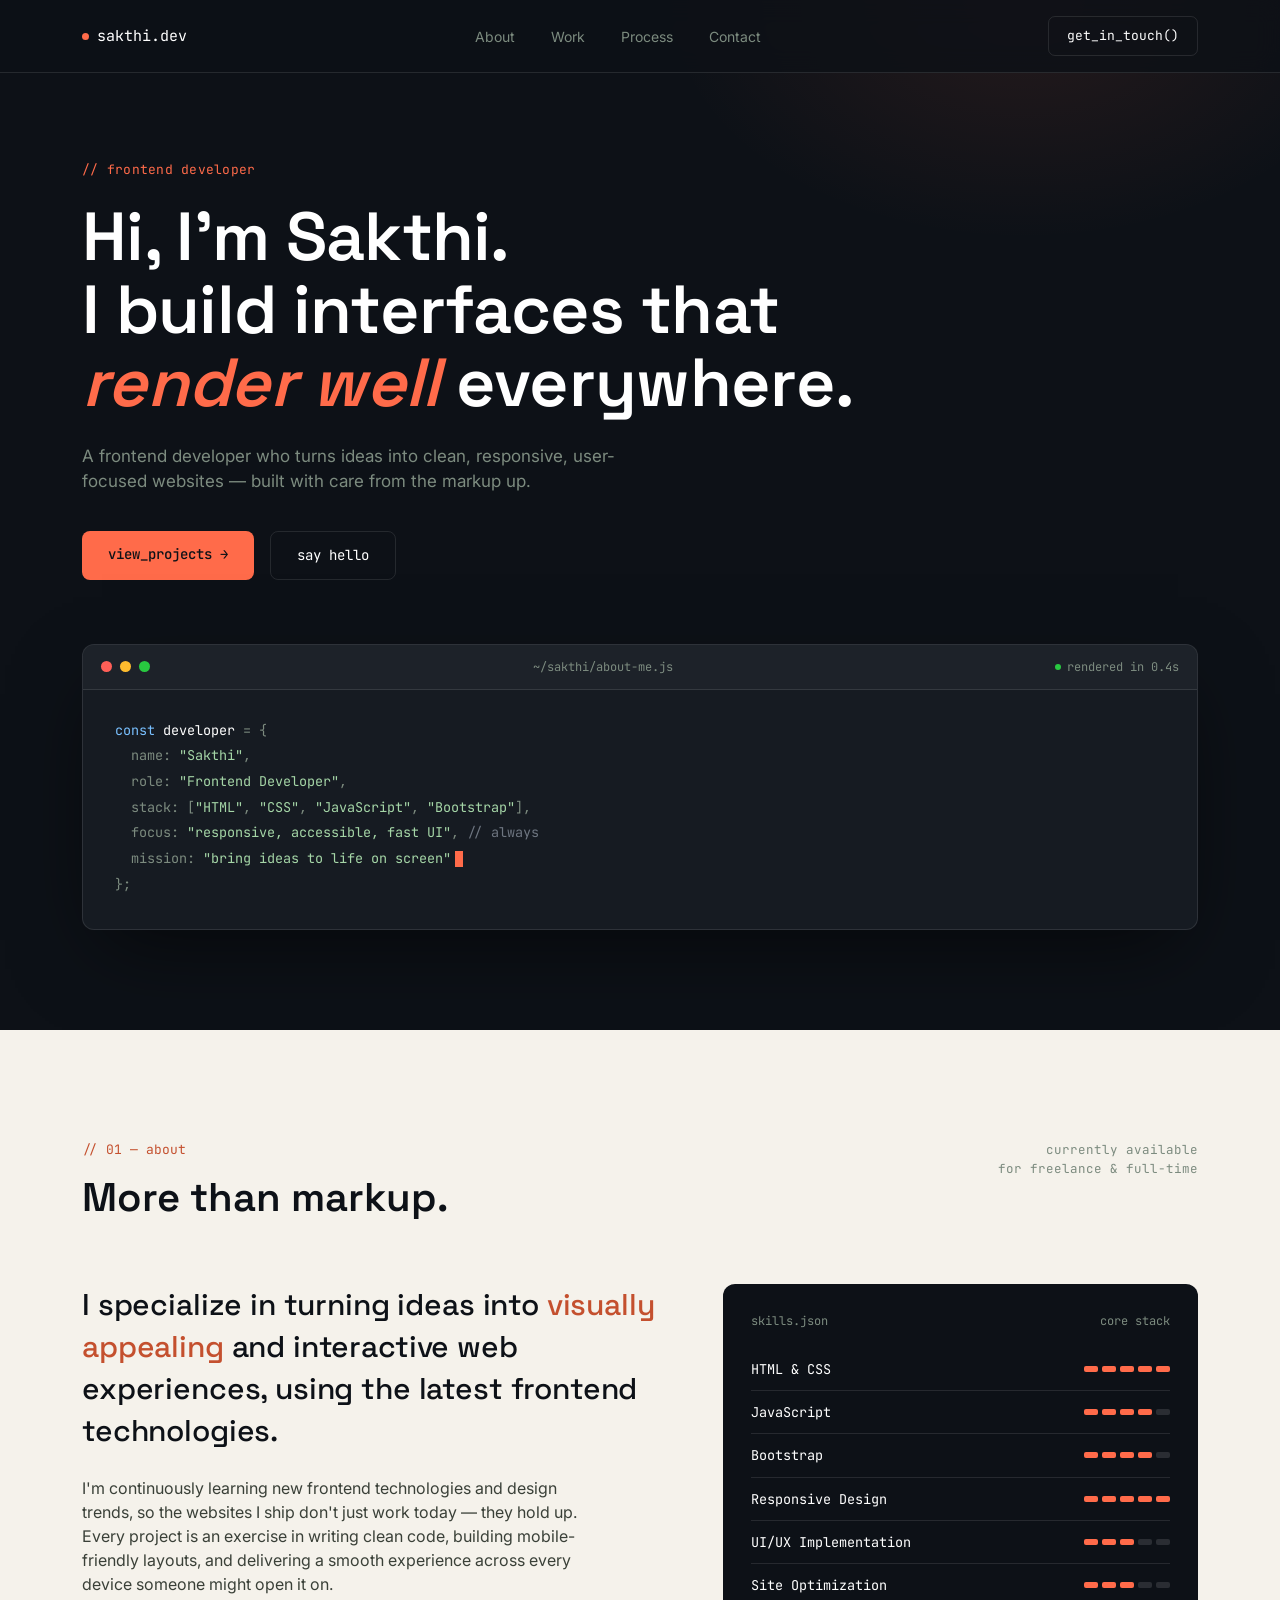
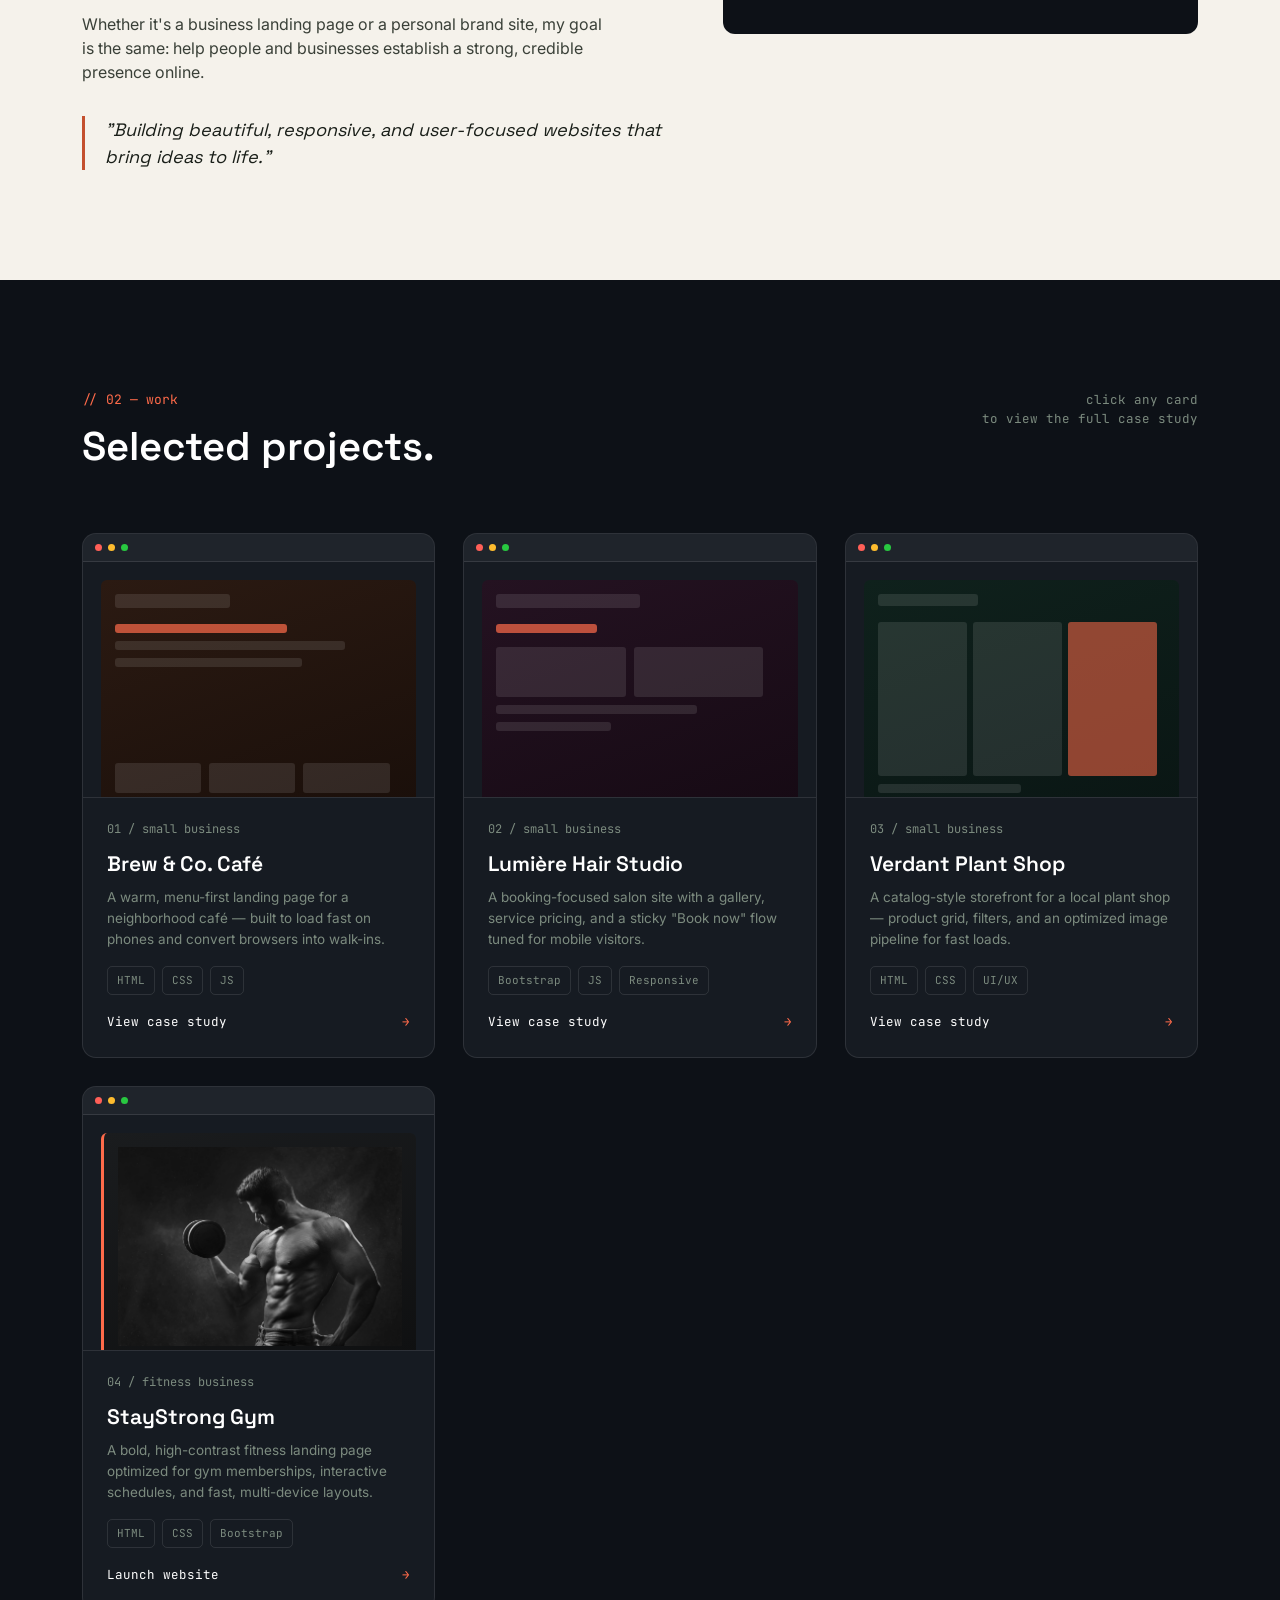
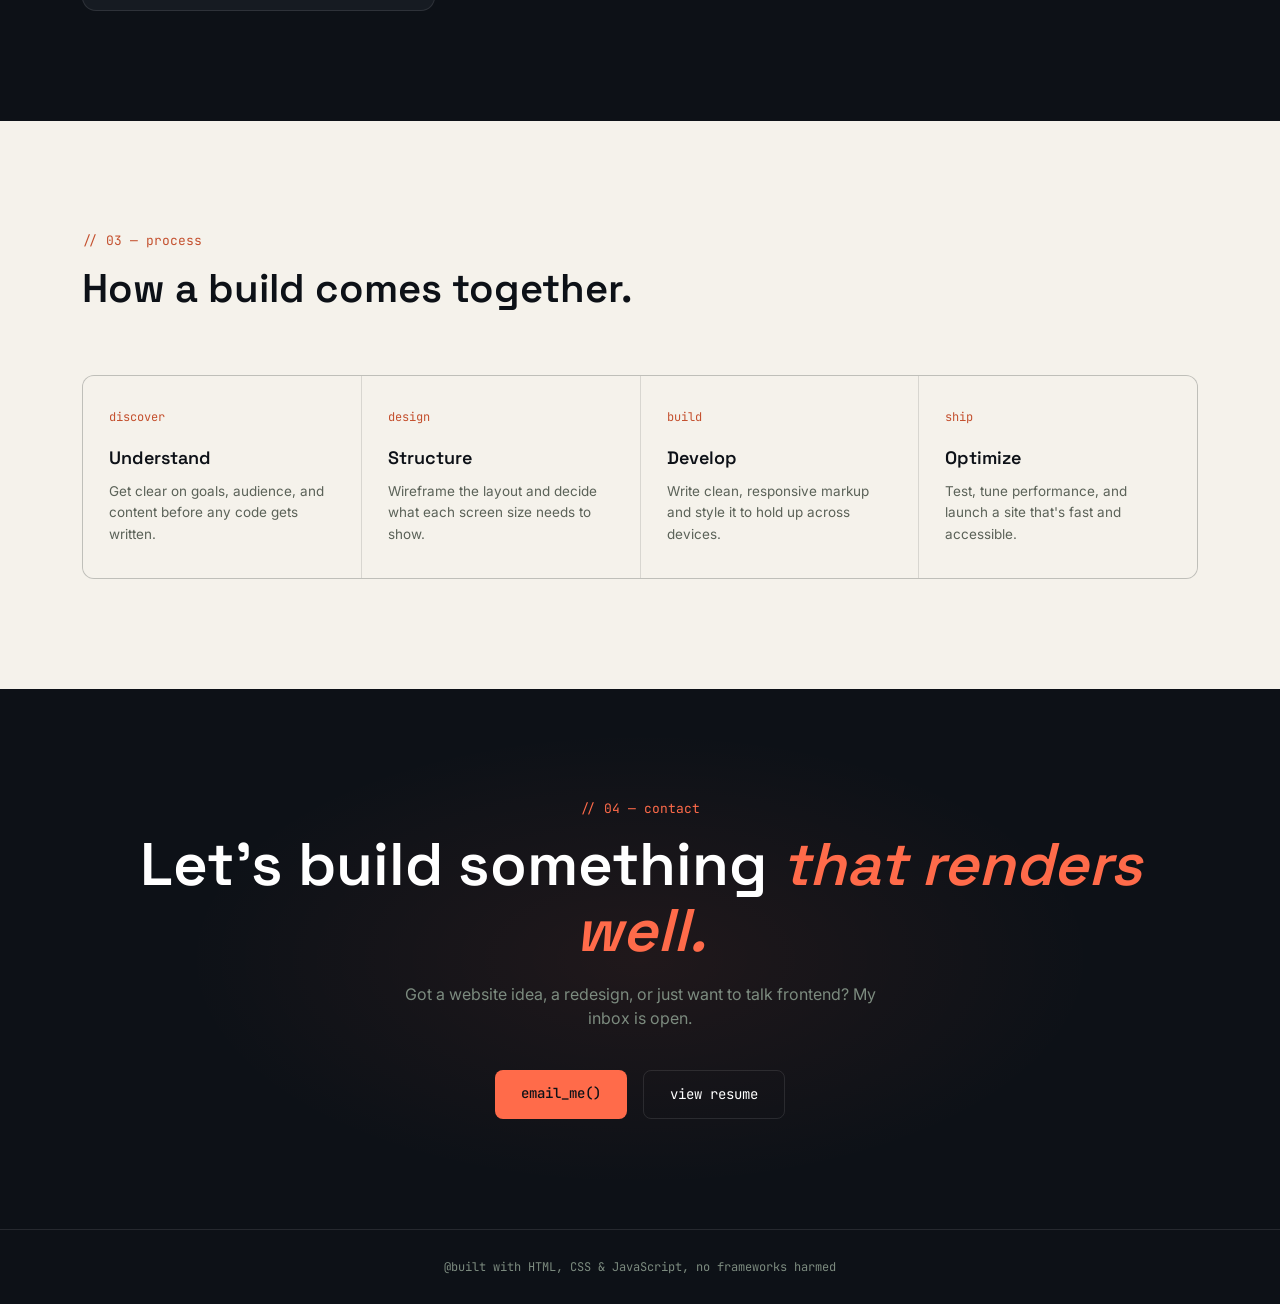
<file: index.html>
<!DOCTYPE html>
<html lang="en">
<head>
<meta charset="UTF-8">
<meta name="viewport" content="width=device-width, initial-scale=1.0">
<title>Sakthi — Frontend Developer</title>
<link rel="preconnect" href="https://fonts.googleapis.com">
<link rel="preconnect" href="https://fonts.gstatic.com" crossorigin>
<link href="https://fonts.googleapis.com/css2?family=Space+Grotesk:wght@400;500;600;700&family=Inter:wght@400;500;600&family=JetBrains+Mono:wght@400;500&display=swap" rel="stylesheet">
<link rel="stylesheet" href="styles.css">
</head>
<body>

<nav>
  <div class="wrap">
    <div class="logo"><span class="dot"></span>sakthi.dev</div>
    <div class="nav-links">
      <a href="#about">About</a>
      <a href="#work">Work</a>
      <a href="#process">Process</a>
      <a href="#contact">Contact</a>
    </div>
    <a href="#contact" class="nav-cta">get_in_touch()</a>
  </div>
</nav>

<section class="hero">
  <div class="wrap">
    <div class="eyebrow">// frontend developer</div>
    <h1>Hi, I'm Sakthi.<br>I build interfaces that <span class="accent">render well</span> everywhere.</h1>
    <p class="sub">A frontend developer who turns ideas into clean, responsive, user-focused websites — built with care from the markup up.</p>
    <div class="hero-actions">
      <a href="#work" class="btn-primary">view_projects →</a>
      <a href="#contact" class="btn-ghost">say hello</a>
    </div>

    <div class="terminal">
      <div class="terminal-bar">
        <div class="terminal-dots"><span></span><span></span><span></span></div>
        <div class="terminal-path">~/sakthi/about-me.js</div>
        <div class="terminal-status"><span class="pulse"></span>rendered in 0.4s</div>
      </div>
      <div class="terminal-body">
        <div class="line"><span class="key">const</span> <span class="punc">developer</span> = {</div>
        <div class="line">&nbsp;&nbsp;name: <span class="str">"Sakthi"</span>,</div>
        <div class="line">&nbsp;&nbsp;role: <span class="str">"Frontend Developer"</span>,</div>
        <div class="line">&nbsp;&nbsp;stack: [<span class="str">"HTML"</span>, <span class="str">"CSS"</span>, <span class="str">"JavaScript"</span>, <span class="str">"Bootstrap"</span>],</div>
        <div class="line">&nbsp;&nbsp;focus: <span class="str">"responsive, accessible, fast UI"</span>, <span class="com">// always</span></div>
        <div class="line">&nbsp;&nbsp;mission: <span class="str">"bring ideas to life on screen"</span><span class="cursor-blink"></span></div>
        <div class="line">};</div>
      </div>
    </div>
  </div>
</section>

<section class="about reveal" id="about">
  <div class="wrap">
    <div class="section-head">
      <div>
        <div class="section-tag">// 01 — about</div>
        <div class="section-title">More than markup.</div>
      </div>
      <div class="section-note">currently available<br>for freelance & full-time</div>
    </div>

    <div class="about-grid">
      <div>
        <p class="about-lead">I specialize in turning ideas into <span class="accent">visually appealing</span> and interactive web experiences, using the latest frontend technologies.</p>
        <div class="about-body">
          <p>I'm continuously learning new frontend technologies and design trends, so the websites I ship don't just work today — they hold up. Every project is an exercise in writing clean code, building mobile-friendly layouts, and delivering a smooth experience across every device someone might open it on.</p>
          <p>Whether it's a business landing page or a personal brand site, my goal is the same: help people and businesses establish a strong, credible presence online.</p>
        </div>
        <div class="quote-block">"Building beautiful, responsive, and user-focused websites that bring ideas to life."</div>
      </div>

      <div class="stack-panel">
        <div class="stack-panel-head"><span>skills.json</span><span>core stack</span></div>
        <div class="skill-row"><span>HTML & CSS</span><div class="lvl"><span class="fill"></span><span class="fill"></span><span class="fill"></span><span class="fill"></span><span class="fill"></span></div></div>
        <div class="skill-row"><span>JavaScript</span><div class="lvl"><span class="fill"></span><span class="fill"></span><span class="fill"></span><span class="fill"></span><span></span></div></div>
        <div class="skill-row"><span>Bootstrap</span><div class="lvl"><span class="fill"></span><span class="fill"></span><span class="fill"></span><span class="fill"></span><span></span></div></div>
        <div class="skill-row"><span>Responsive Design</span><div class="lvl"><span class="fill"></span><span class="fill"></span><span class="fill"></span><span class="fill"></span><span class="fill"></span></div></div>
        <div class="skill-row"><span>UI/UX Implementation</span><div class="lvl"><span class="fill"></span><span class="fill"></span><span class="fill"></span><span></span><span></span></div></div>
        <div class="skill-row"><span>Site Optimization</span><div class="lvl"><span class="fill"></span><span class="fill"></span><span class="fill"></span><span></span><span></span></div></div>
      </div>
    </div>
  </div>
</section>

<section class="work reveal" id="work">
  <div class="wrap">
    <div class="section-head">
      <div>
        <div class="section-tag">// 02 — work</div>
        <div class="section-title">Selected projects.</div>
      </div>
      <div class="section-note">click any card<br>to view the full case study</div>
    </div>

    <div class="project-grid">

      <a href="project-cafe.html" class="project-card">
        <div class="project-preview">
          <div class="mini-bar"><span></span><span></span><span></span></div>
          <div class="mock">
            <div class="mock-frame cafe">
              <div class="mock-line dark" style="width:40%; height:14px;"></div>
              <div class="mock-line accent" style="width:60%; height:9px; margin-top:8px;"></div>
              <div class="mock-line dark" style="width:80%; height:9px;"></div>
              <div class="mock-line dark" style="width:65%; height:9px;"></div>
              <div style="flex:1;"></div>
              <div style="display:flex; gap:8px;">
                <div class="mock-line dark" style="width:30%; height:30px;"></div>
                <div class="mock-line dark" style="width:30%; height:30px;"></div>
                <div class="mock-line dark" style="width:30%; height:30px;"></div>
              </div>
            </div>
          </div>
          <div class="project-view-tag">view case study</div>
        </div>
        <div class="project-info">
          <div class="project-num">01 / small business</div>
          <div class="project-name">Brew & Co. Café</div>
          <p class="project-desc">A warm, menu-first landing page for a neighborhood café — built to load fast on phones and convert browsers into walk-ins.</p>
          <div class="project-tags">
            <span class="tag-chip">HTML</span><span class="tag-chip">CSS</span><span class="tag-chip">JS</span>
          </div>
          <div class="project-link-row"><span>View case study</span><span class="arrow">→</span></div>
        </div>
      </a>

      <a href="salonproject-.html" class="project-card">
        <div class="project-preview">
          <div class="mini-bar"><span></span><span></span><span></span></div>
          <div class="mock">
            <div class="mock-frame salon">
              <div class="mock-line dark" style="width:50%; height:14px;"></div>
              <div class="mock-line accent" style="width:35%; height:9px; margin-top:8px;"></div>
              <div style="display:flex; gap:8px; margin-top:6px;">
                <div class="mock-line dark" style="width:45%; height:50px;"></div>
                <div class="mock-line dark" style="width:45%; height:50px;"></div>
              </div>
              <div class="mock-line dark" style="width:70%; height:9px;"></div>
              <div class="mock-line dark" style="width:40%; height:9px;"></div>
            </div>
          </div>
          <div class="project-view-tag">view case study</div>
        </div>
        <div class="project-info">
          <div class="project-num">02 / small business</div>
          <div class="project-name">Lumière Hair Studio</div>
          <p class="project-desc">A booking-focused salon site with a gallery, service pricing, and a sticky "Book now" flow tuned for mobile visitors.</p>
          <div class="project-tags">
            <span class="tag-chip">Bootstrap</span><span class="tag-chip">JS</span><span class="tag-chip">Responsive</span>
          </div>
          <div class="project-link-row"><span>View case study</span><span class="arrow">→</span></div>
        </div>
      </a>

      <a href="project-shop.html" class="project-card">
        <div class="project-preview">
          <div class="mini-bar"><span></span><span></span><span></span></div>
          <div class="mock">
            <div class="mock-frame shop">
              <div class="mock-line dark" style="width:35%; height:12px;"></div>
              <div style="display:flex; gap:6px; margin-top:8px; flex:1;">
                <div class="mock-line dark" style="width:31%; height:100%;"></div>
                <div class="mock-line dark" style="width:31%; height:100%;"></div>
                <div class="mock-line accent" style="width:31%; height:100%; opacity:.55;"></div>
              </div>
              <div class="mock-line dark" style="width:50%; height:9px;"></div>
            </div>
          </div>
          <div class="project-view-tag">view case study</div>
        </div>
        <div class="project-info">
          <div class="project-num">03 / small business</div>
          <div class="project-name">Verdant Plant Shop</div>
          <p class="project-desc">A catalog-style storefront for a local plant shop — product grid, filters, and an optimized image pipeline for fast loads.</p>
          <div class="project-tags">
            <span class="tag-chip">HTML</span><span class="tag-chip">CSS</span><span class="tag-chip">UI/UX</span>
          </div>
          <div class="project-link-row"><span>View case study</span><span class="arrow">→</span></div>
        </div>
      </a>

      <!-- PROJECT 04: STAYSTRONG GYM -->
      <a href="https://sakthiyanarayanan01-droid.github.io/project-gym/" target="_blank" class="project-card">
        <div class="project-preview">
          <div class="mini-bar"><span></span><span></span><span></span></div>
          <div class="mock">
            <div class="mock-frame gym">
              <img src="gym-screenshot.png" alt="StayStrong Gym Preview" style="width: 100%; height: 100%; object-fit: cover; object-position: top;">
              <div class="mock-line accent" style="width:50%; height:14px;"></div>
              <div class="mock-line dark" style="width:75%; height:9px; margin-top:8px;"></div>
              <div class="mock-line dark" style="width:60%; height:9px;"></div>
              <div style="flex:1;"></div>
              <div style="display:flex; justify-content:space-between; align-items:center;">
                <div class="mock-line dark" style="width:40%; height:20px;"></div>
                <div class="mock-line accent" style="width:25%; height:20px;"></div>
              </div>
            </div>
          </div>
          <div class="project-view-tag">view live site</div>
        </div>
        <div class="project-info">
          <div class="project-num">04 / fitness business</div>
          <div class="project-name">StayStrong Gym</div>
          <p class="project-desc">A bold, high-contrast fitness landing page optimized for gym memberships, interactive schedules, and fast, multi-device layouts.</p>
          <div class="project-tags">
            <span class="tag-chip">HTML</span><span class="tag-chip">CSS</span><span class="tag-chip">Bootstrap</span>
          </div>
          <div class="project-link-row"><span>Launch website</span><span class="arrow">→</span></div>
        </div>
      </a>
      </div> </div> </section>

<section class="process reveal" id="process">
  <div class="wrap">
    <div class="section-head">
      <div>
        <div class="section-tag">// 03 — process</div>
        <div class="section-title">How a build comes together.</div>
      </div>
    </div>

    <div class="process-grid">
      <div class="process-step">
        <div class="step-tag">discover</div>
        <h3>Understand</h3>
        <p>Get clear on goals, audience, and content before any code gets written.</p>
      </div>
      <div class="process-step">
        <div class="step-tag">design</div>
        <h3>Structure</h3>
        <p>Wireframe the layout and decide what each screen size needs to show.</p>
      </div>
      <div class="process-step">
        <div class="step-tag">build</div>
        <h3>Develop</h3>
        <p>Write clean, responsive markup and style it to hold up across devices.</p>
      </div>
      <div class="process-step">
        <div class="step-tag">ship</div>
        <h3>Optimize</h3>
        <p>Test, tune performance, and launch a site that's fast and accessible.</p>
      </div>
    </div>
  </div>
</section>

<section class="contact reveal" id="contact">
  <div class="wrap">
    <div class="section-tag" style="text-align:center;">// 04 — contact</div>
    <h2>Let's build something <span class="accent">that renders well.</span></h2>
    <p>Got a website idea, a redesign, or just want to talk frontend? My inbox is open.</p>
    <div class="contact-actions">
      <a href="mailto:sakthiyanara@gmail.com" class="btn-primary">email_me()</a>
      <a href="#" class="btn-ghost">view resume</a>
    </div>
   
  </div>
</section>

<footer>
   @built with HTML, CSS & JavaScript, no frameworks harmed 
</footer>

<script>
  const reveals = document.querySelectorAll('.reveal');
  const obs = new IntersectionObserver((entries) => {
    entries.forEach(e => {
      if(e.isIntersecting){
        e.target.classList.add('is-visible');
        obs.unobserve(e.target);
      }
    });
  }, {threshold:0.12});
  reveals.forEach(r => obs.observe(r));
</script>

</body>
</html>
</file>
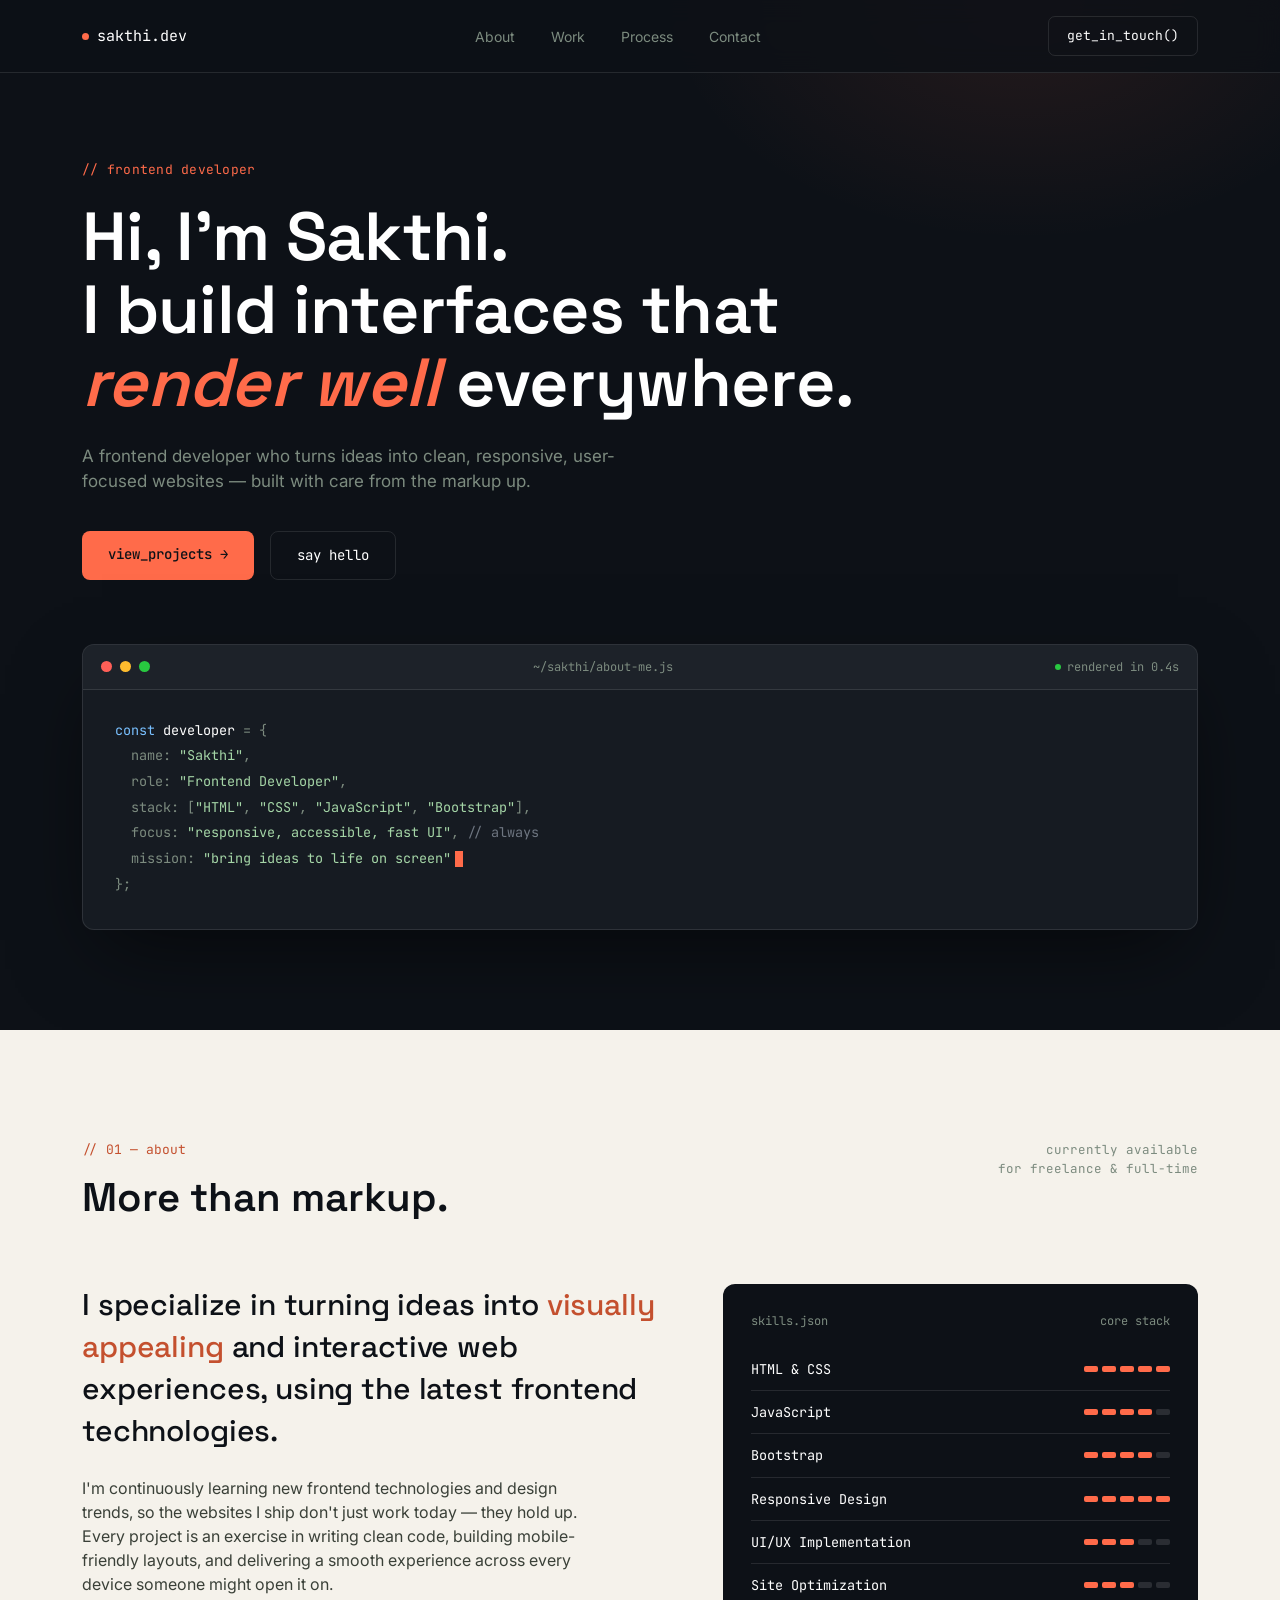
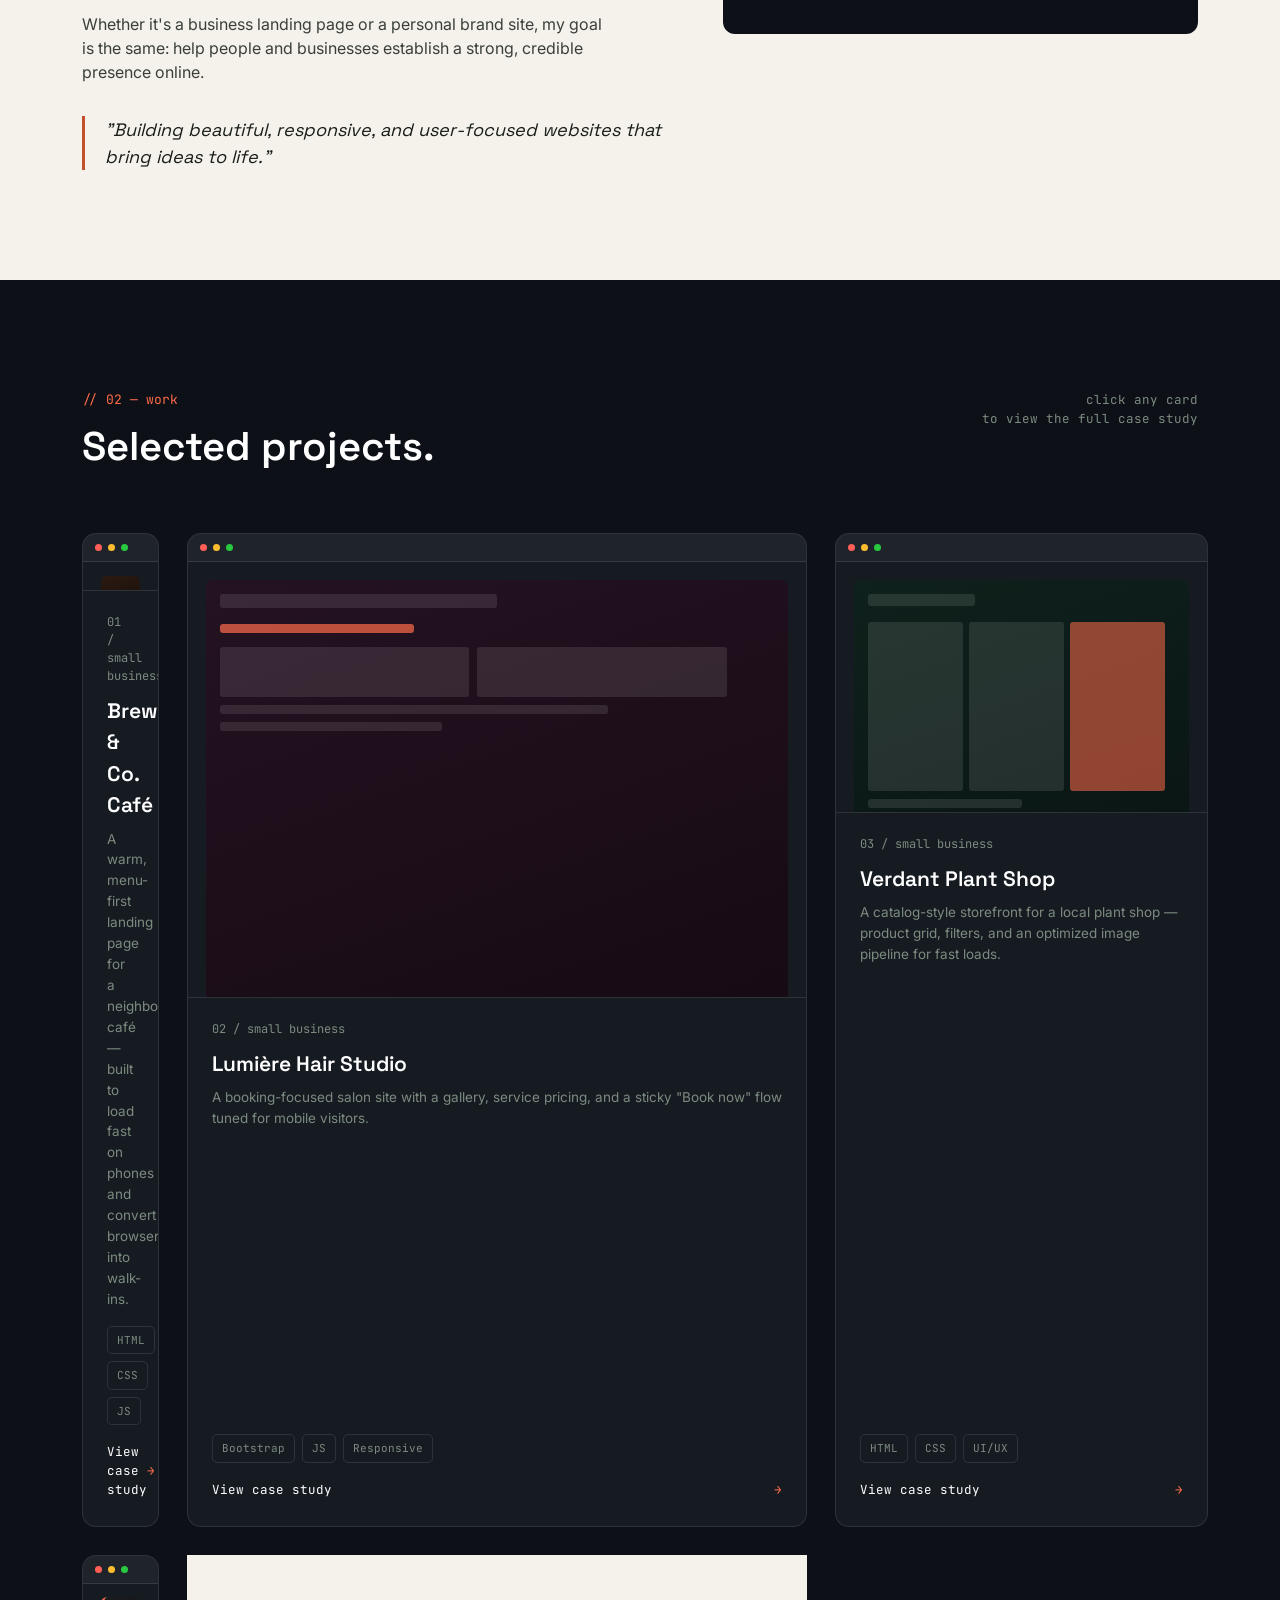
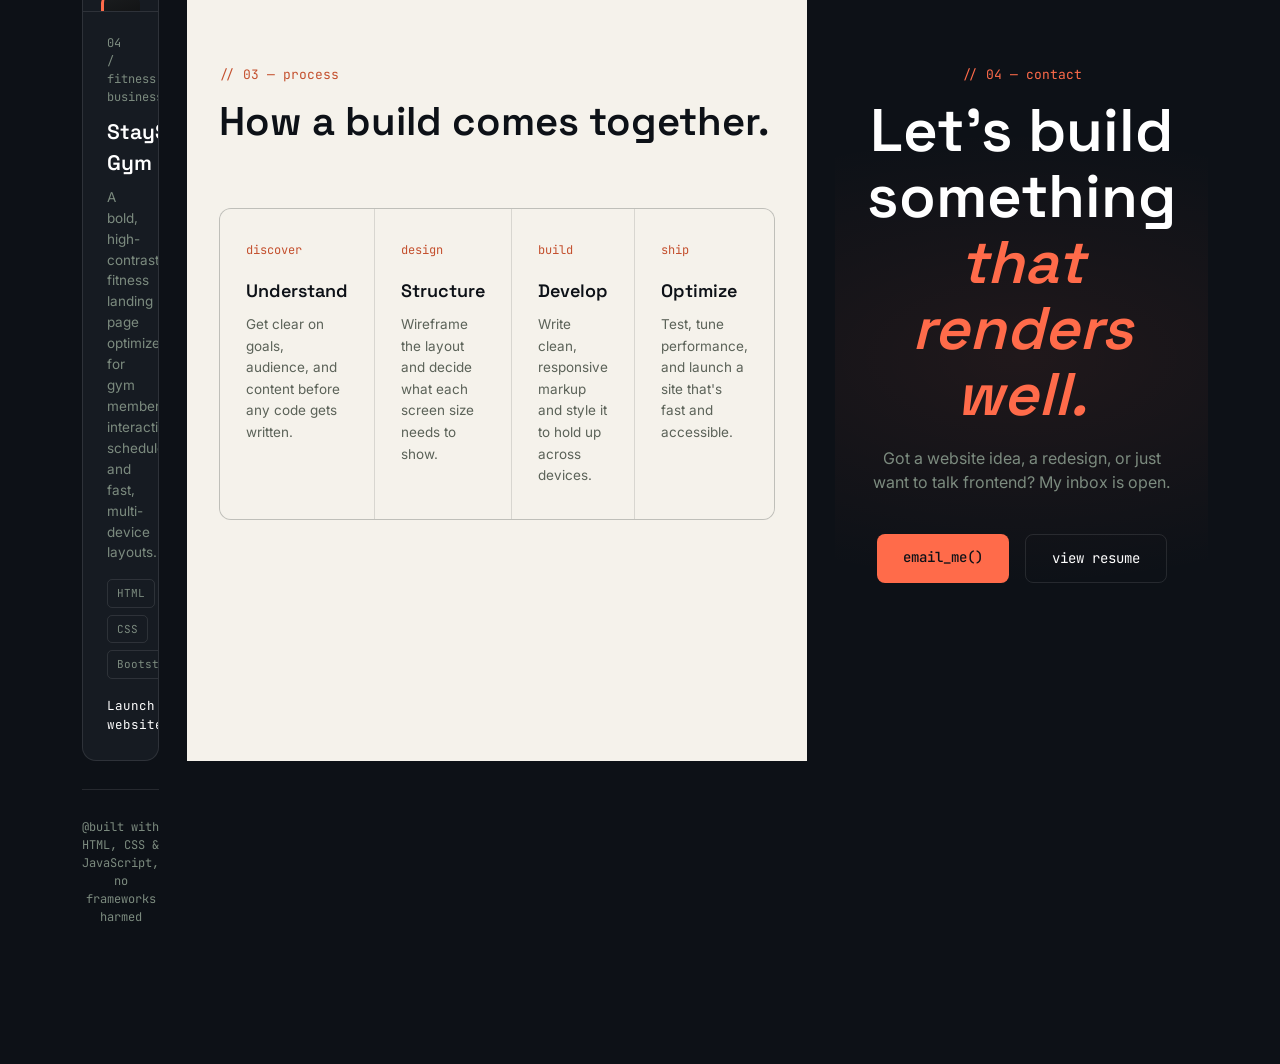
<file: portfolio.html>
<!DOCTYPE html>
<html lang="en">
<head>
<meta charset="UTF-8">
<meta name="viewport" content="width=device-width, initial-scale=1.0">
<title>Sakthi — Frontend Developer</title>
<link rel="preconnect" href="https://fonts.googleapis.com">
<link rel="preconnect" href="https://fonts.gstatic.com" crossorigin>
<link href="https://fonts.googleapis.com/css2?family=Space+Grotesk:wght@400;500;600;700&family=Inter:wght@400;500;600&family=JetBrains+Mono:wght@400;500&display=swap" rel="stylesheet">
<link rel="stylesheet" href="styles.css">
</head>
<body>

<nav>
  <div class="wrap">
    <div class="logo"><span class="dot"></span>sakthi.dev</div>
    <div class="nav-links">
      <a href="#about">About</a>
      <a href="#work">Work</a>
      <a href="#process">Process</a>
      <a href="#contact">Contact</a>
    </div>
    <a href="#contact" class="nav-cta">get_in_touch()</a>
  </div>
</nav>

<section class="hero">
  <div class="wrap">
    <div class="eyebrow">// frontend developer</div>
    <h1>Hi, I'm Sakthi.<br>I build interfaces that <span class="accent">render well</span> everywhere.</h1>
    <p class="sub">A frontend developer who turns ideas into clean, responsive, user-focused websites — built with care from the markup up.</p>
    <div class="hero-actions">
      <a href="#work" class="btn-primary">view_projects →</a>
      <a href="#contact" class="btn-ghost">say hello</a>
    </div>

    <div class="terminal">
      <div class="terminal-bar">
        <div class="terminal-dots"><span></span><span></span><span></span></div>
        <div class="terminal-path">~/sakthi/about-me.js</div>
        <div class="terminal-status"><span class="pulse"></span>rendered in 0.4s</div>
      </div>
      <div class="terminal-body">
        <div class="line"><span class="key">const</span> <span class="punc">developer</span> = {</div>
        <div class="line">&nbsp;&nbsp;name: <span class="str">"Sakthi"</span>,</div>
        <div class="line">&nbsp;&nbsp;role: <span class="str">"Frontend Developer"</span>,</div>
        <div class="line">&nbsp;&nbsp;stack: [<span class="str">"HTML"</span>, <span class="str">"CSS"</span>, <span class="str">"JavaScript"</span>, <span class="str">"Bootstrap"</span>],</div>
        <div class="line">&nbsp;&nbsp;focus: <span class="str">"responsive, accessible, fast UI"</span>, <span class="com">// always</span></div>
        <div class="line">&nbsp;&nbsp;mission: <span class="str">"bring ideas to life on screen"</span><span class="cursor-blink"></span></div>
        <div class="line">};</div>
      </div>
    </div>
  </div>
</section>

<section class="about reveal" id="about">
  <div class="wrap">
    <div class="section-head">
      <div>
        <div class="section-tag">// 01 — about</div>
        <div class="section-title">More than markup.</div>
      </div>
      <div class="section-note">currently available<br>for freelance & full-time</div>
    </div>

    <div class="about-grid">
      <div>
        <p class="about-lead">I specialize in turning ideas into <span class="accent">visually appealing</span> and interactive web experiences, using the latest frontend technologies.</p>
        <div class="about-body">
          <p>I'm continuously learning new frontend technologies and design trends, so the websites I ship don't just work today — they hold up. Every project is an exercise in writing clean code, building mobile-friendly layouts, and delivering a smooth experience across every device someone might open it on.</p>
          <p>Whether it's a business landing page or a personal brand site, my goal is the same: help people and businesses establish a strong, credible presence online.</p>
        </div>
        <div class="quote-block">"Building beautiful, responsive, and user-focused websites that bring ideas to life."</div>
      </div>

      <div class="stack-panel">
        <div class="stack-panel-head"><span>skills.json</span><span>core stack</span></div>
        <div class="skill-row"><span>HTML & CSS</span><div class="lvl"><span class="fill"></span><span class="fill"></span><span class="fill"></span><span class="fill"></span><span class="fill"></span></div></div>
        <div class="skill-row"><span>JavaScript</span><div class="lvl"><span class="fill"></span><span class="fill"></span><span class="fill"></span><span class="fill"></span><span></span></div></div>
        <div class="skill-row"><span>Bootstrap</span><div class="lvl"><span class="fill"></span><span class="fill"></span><span class="fill"></span><span class="fill"></span><span></span></div></div>
        <div class="skill-row"><span>Responsive Design</span><div class="lvl"><span class="fill"></span><span class="fill"></span><span class="fill"></span><span class="fill"></span><span class="fill"></span></div></div>
        <div class="skill-row"><span>UI/UX Implementation</span><div class="lvl"><span class="fill"></span><span class="fill"></span><span class="fill"></span><span></span><span></span></div></div>
        <div class="skill-row"><span>Site Optimization</span><div class="lvl"><span class="fill"></span><span class="fill"></span><span class="fill"></span><span></span><span></span></div></div>
      </div>
    </div>
  </div>
</section>

<section class="work reveal" id="work">
  <div class="wrap">
    <div class="section-head">
      <div>
        <div class="section-tag">// 02 — work</div>
        <div class="section-title">Selected projects.</div>
      </div>
      <div class="section-note">click any card<br>to view the full case study</div>
    </div>

    <div class="project-grid">

      <a href="project-cafe.html" class="project-card">
        <div class="project-preview">
          <div class="mini-bar"><span></span><span></span><span></span></div>
          <div class="mock">
            <div class="mock-frame cafe">
              <div class="mock-line dark" style="width:40%; height:14px;"></div>
              <div class="mock-line accent" style="width:60%; height:9px; margin-top:8px;"></div>
              <div class="mock-line dark" style="width:80%; height:9px;"></div>
              <div class="mock-line dark" style="width:65%; height:9px;"></div>
              <div style="flex:1;"></div>
              <div style="display:flex; gap:8px;">
                <div class="mock-line dark" style="width:30%; height:30px;"></div>
                <div class="mock-line dark" style="width:30%; height:30px;"></div>
                <div class="mock-line dark" style="width:30%; height:30px;"></div>
              </div>
            </div>
          </div>
          <div class="project-view-tag">view case study</div>
        </div>
        <div class="project-info">
          <div class="project-num">01 / small business</div>
          <div class="project-name">Brew & Co. Café</div>
          <p class="project-desc">A warm, menu-first landing page for a neighborhood café — built to load fast on phones and convert browsers into walk-ins.</p>
          <div class="project-tags">
            <span class="tag-chip">HTML</span><span class="tag-chip">CSS</span><span class="tag-chip">JS</span>
          </div>
          <div class="project-link-row"><span>View case study</span><span class="arrow">→</span></div>
        </div>
      </a>

      <a href="salonproject-.html" class="project-card">
        <div class="project-preview">
          <div class="mini-bar"><span></span><span></span><span></span></div>
          <div class="mock">
            <div class="mock-frame salon">
              <div class="mock-line dark" style="width:50%; height:14px;"></div>
              <div class="mock-line accent" style="width:35%; height:9px; margin-top:8px;"></div>
              <div style="display:flex; gap:8px; margin-top:6px;">
                <div class="mock-line dark" style="width:45%; height:50px;"></div>
                <div class="mock-line dark" style="width:45%; height:50px;"></div>
              </div>
              <div class="mock-line dark" style="width:70%; height:9px;"></div>
              <div class="mock-line dark" style="width:40%; height:9px;"></div>
            </div>
          </div>
          <div class="project-view-tag">view case study</div>
        </div>
        <div class="project-info">
          <div class="project-num">02 / small business</div>
          <div class="project-name">Lumière Hair Studio</div>
          <p class="project-desc">A booking-focused salon site with a gallery, service pricing, and a sticky "Book now" flow tuned for mobile visitors.</p>
          <div class="project-tags">
            <span class="tag-chip">Bootstrap</span><span class="tag-chip">JS</span><span class="tag-chip">Responsive</span>
          </div>
          <div class="project-link-row"><span>View case study</span><span class="arrow">→</span></div>
        </div>
      </a>

      <a href="project-shop.html" class="project-card">
        <div class="project-preview">
          <div class="mini-bar"><span></span><span></span><span></span></div>
          <div class="mock">
            <div class="mock-frame shop">
              <div class="mock-line dark" style="width:35%; height:12px;"></div>
              <div style="display:flex; gap:6px; margin-top:8px; flex:1;">
                <div class="mock-line dark" style="width:31%; height:100%;"></div>
                <div class="mock-line dark" style="width:31%; height:100%;"></div>
                <div class="mock-line accent" style="width:31%; height:100%; opacity:.55;"></div>
              </div>
              <div class="mock-line dark" style="width:50%; height:9px;"></div>
            </div>
          </div>
          <div class="project-view-tag">view case study</div>
        </div>
        <div class="project-info">
          <div class="project-num">03 / small business</div>
          <div class="project-name">Verdant Plant Shop</div>
          <p class="project-desc">A catalog-style storefront for a local plant shop — product grid, filters, and an optimized image pipeline for fast loads.</p>
          <div class="project-tags">
            <span class="tag-chip">HTML</span><span class="tag-chip">CSS</span><span class="tag-chip">UI/UX</span>
          </div>
          <div class="project-link-row"><span>View case study</span><span class="arrow">→</span></div>
        </div>
      </a>

      <!-- PROJECT 04: STAYSTRONG GYM -->
      <a href="https://sakthiyanarayanan01-droid.github.io/project-gym/" target="_blank" class="project-card">
        <div class="project-preview">
          <div class="mini-bar"><span></span><span></span><span></span></div>
          <div class="mock">
            <div class="mock-frame gym">
              <div class="mock-line accent" style="width:50%; height:14px;"></div>
              <div class="mock-line dark" style="width:75%; height:9px; margin-top:8px;"></div>
              <div class="mock-line dark" style="width:60%; height:9px;"></div>
              <div style="flex:1;"></div>
              <div style="display:flex; justify-content:space-between; align-items:center;">
                <div class="mock-line dark" style="width:40%; height:20px;"></div>
                <div class="mock-line accent" style="width:25%; height:20px;"></div>
              </div>
            </div>
          </div>
          <div class="project-view-tag">view live site</div>
        </div>
        <div class="project-info">
          <div class="project-num">04 / fitness business</div>
          <div class="project-name">StayStrong Gym</div>
          <p class="project-desc">A bold, high-contrast fitness landing page optimized for gym memberships, interactive schedules, and fast, multi-device layouts.</p>
          <div class="project-tags">
            <span class="tag-chip">HTML</span><span class="tag-chip">CSS</span><span class="tag-chip">Bootstrap</span>
          </div>
          <div class="project-link-row"><span>Launch website</span><span class="arrow">→</span></div>
        </div>
      </a>

<section class="process reveal" id="process">
  <div class="wrap">
    <div class="section-head">
      <div>
        <div class="section-tag">// 03 — process</div>
        <div class="section-title">How a build comes together.</div>
      </div>
    </div>

    <div class="process-grid">
      <div class="process-step">
        <div class="step-tag">discover</div>
        <h3>Understand</h3>
        <p>Get clear on goals, audience, and content before any code gets written.</p>
      </div>
      <div class="process-step">
        <div class="step-tag">design</div>
        <h3>Structure</h3>
        <p>Wireframe the layout and decide what each screen size needs to show.</p>
      </div>
      <div class="process-step">
        <div class="step-tag">build</div>
        <h3>Develop</h3>
        <p>Write clean, responsive markup and style it to hold up across devices.</p>
      </div>
      <div class="process-step">
        <div class="step-tag">ship</div>
        <h3>Optimize</h3>
        <p>Test, tune performance, and launch a site that's fast and accessible.</p>
      </div>
    </div>
  </div>
</section>

<section class="contact reveal" id="contact">
  <div class="wrap">
    <div class="section-tag" style="text-align:center;">// 04 — contact</div>
    <h2>Let's build something <span class="accent">that renders well.</span></h2>
    <p>Got a website idea, a redesign, or just want to talk frontend? My inbox is open.</p>
    <div class="contact-actions">
      <a href="mailto:sakthiyanara@gmail.com" class="btn-primary">email_me()</a>
      <a href="#" class="btn-ghost">view resume</a>
    </div>
   
  </div>
</section>

<footer>
   @built with HTML, CSS & JavaScript, no frameworks harmed 
</footer>

<script>
  const reveals = document.querySelectorAll('.reveal');
  const obs = new IntersectionObserver((entries) => {
    entries.forEach(e => {
      if(e.isIntersecting){
        e.target.classList.add('is-visible');
        obs.unobserve(e.target);
      }
    });
  }, {threshold:0.12});
  reveals.forEach(r => obs.observe(r));
</script>

</body>
</html>
</file>
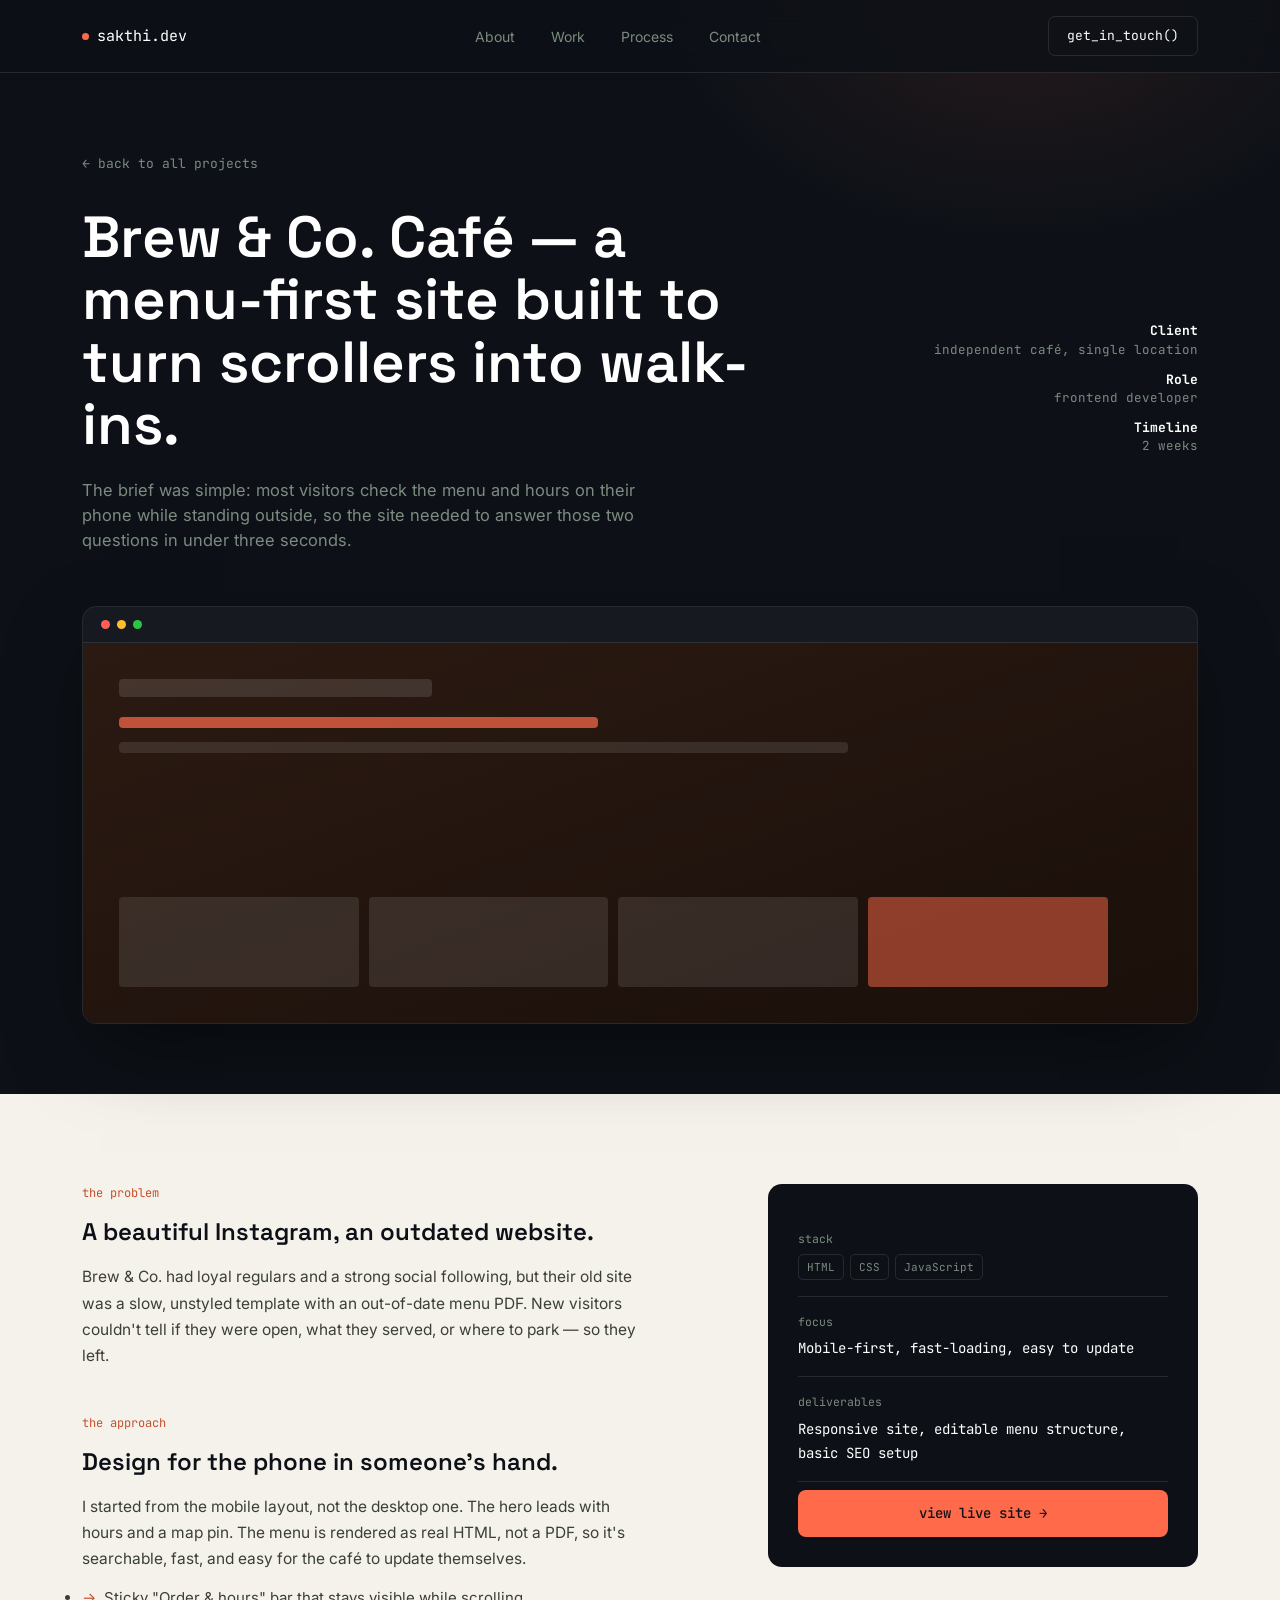
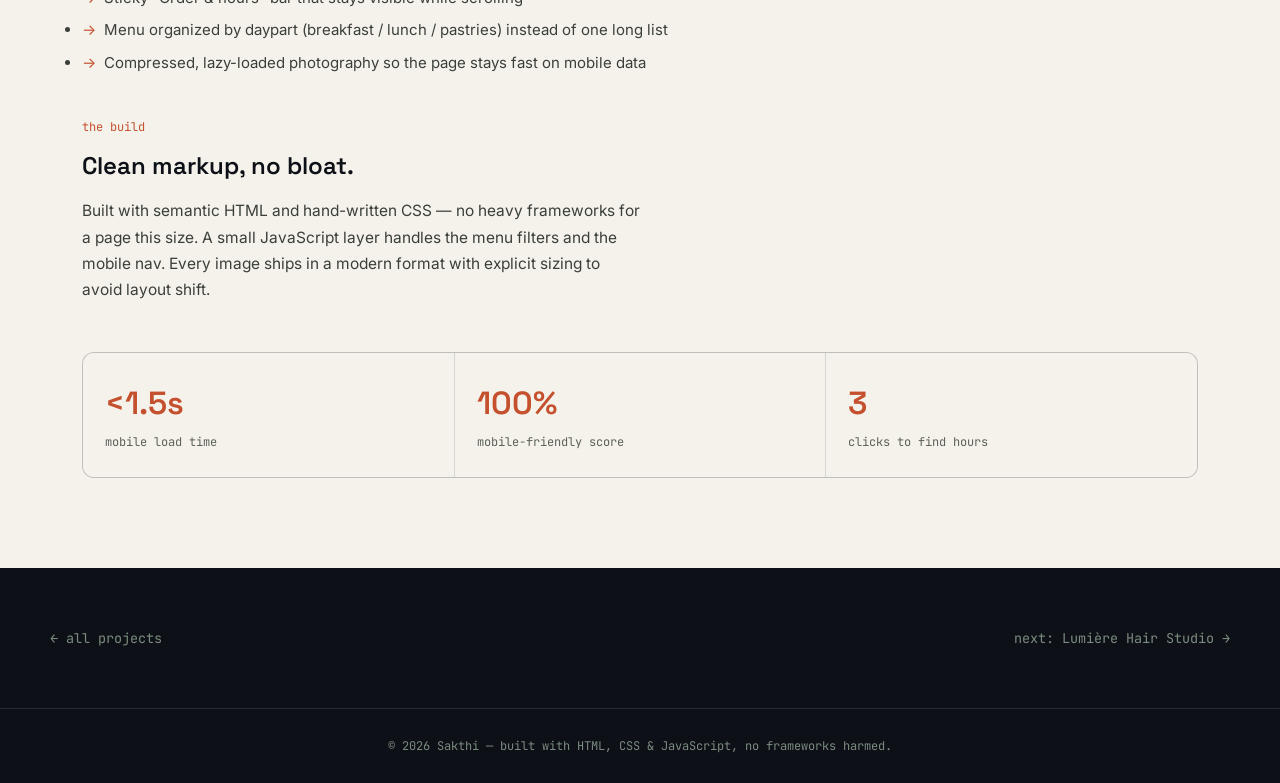
<file: project-cafe.html>
<!DOCTYPE html>
<html lang="en">
<head>
<meta charset="UTF-8">
<meta name="viewport" content="width=device-width, initial-scale=1.0">
<title>Brew & Co. Café — Case Study | Sakthi</title>
<link rel="preconnect" href="https://fonts.googleapis.com">
<link rel="preconnect" href="https://fonts.gstatic.com" crossorigin>
<link href="https://fonts.googleapis.com/css2?family=Space+Grotesk:wght@400;500;600;700&family=Inter:wght@400;500;600&family=JetBrains+Mono:wght@400;500&display=swap" rel="stylesheet">
<link rel="stylesheet" href="styles.css">
</head>
<body>

<nav>
  <div class="wrap">
    <a href="index.html" class="logo"><span class="dot"></span>sakthi.dev</a>
    <div class="nav-links">
      <a href="index.html#about">About</a>
      <a href="index.html#work">Work</a>
      <a href="index.html#process">Process</a>
      <a href="index.html#contact">Contact</a>
    </div>
    <a href="index.html#contact" class="nav-cta">get_in_touch()</a>
  </div>
</nav>

<section class="case-hero">
  <div class="wrap">
    <a href="index.html#work" class="back-link">← back to all projects</a>
    <div class="case-title-row">
      <h1>Brew & Co. Café — a menu-first site built to turn scrollers into walk-ins.</h1>
      <div class="case-meta">
        <span><strong>Client</strong>independent café, single location</span>
        <span><strong>Role</strong>frontend developer</span>
        <span><strong>Timeline</strong>2 weeks</span>
      </div>
    </div>
    <p class="sub">The brief was simple: most visitors check the menu and hours on their phone while standing outside, so the site needed to answer those two questions in under three seconds.</p>

    <div class="case-visual">
      <div class="mini-bar"><span></span><span></span><span></span></div>
      <div class="mock-frame" style="background:linear-gradient(160deg,#2B1A12,#1A0F0A);">
        <div class="mock-line" style="background:rgba(255,255,255,.12); width:30%; height:18px;"></div>
        <div class="mock-line" style="background:var(--coral); opacity:.7; width:46%; height:11px; margin-top:6px;"></div>
        <div class="mock-line" style="background:rgba(255,255,255,.10); width:70%; height:11px;"></div>
        <div style="flex:1;"></div>
        <div style="display:flex; gap:10px;">
          <div class="mock-line" style="background:rgba(255,255,255,.10); width:23%; height:90px;"></div>
          <div class="mock-line" style="background:rgba(255,255,255,.10); width:23%; height:90px;"></div>
          <div class="mock-line" style="background:rgba(255,255,255,.10); width:23%; height:90px;"></div>
          <div class="mock-line" style="background:var(--coral); opacity:.5; width:23%; height:90px;"></div>
        </div>
      </div>
    </div>
  </div>
</section>

<section class="case-body">
  <div class="wrap">
    <div class="case-grid">
      <div>
        <div class="case-block">
          <span class="tag">the problem</span>
          <h2>A beautiful Instagram, an outdated website.</h2>
          <p>Brew & Co. had loyal regulars and a strong social following, but their old site was a slow, unstyled template with an out-of-date menu PDF. New visitors couldn't tell if they were open, what they served, or where to park — so they left.</p>
        </div>

        <div class="case-block">
          <span class="tag">the approach</span>
          <h2>Design for the phone in someone's hand.</h2>
          <p>I started from the mobile layout, not the desktop one. The hero leads with hours and a map pin. The menu is rendered as real HTML, not a PDF, so it's searchable, fast, and easy for the café to update themselves.</p>
          <ul>
            <li>Sticky "Order & hours" bar that stays visible while scrolling</li>
            <li>Menu organized by daypart (breakfast / lunch / pastries) instead of one long list</li>
            <li>Compressed, lazy-loaded photography so the page stays fast on mobile data</li>
          </ul>
        </div>

        <div class="case-block">
          <span class="tag">the build</span>
          <h2>Clean markup, no bloat.</h2>
          <p>Built with semantic HTML and hand-written CSS — no heavy frameworks for a page this size. A small JavaScript layer handles the menu filters and the mobile nav. Every image ships in a modern format with explicit sizing to avoid layout shift.</p>
        </div>
      </div>

      <aside class="case-side">
        <div class="case-side-row">
          <span class="label">stack</span>
          <div class="case-side-tags">
            <span>HTML</span><span>CSS</span><span>JavaScript</span>
          </div>
        </div>
        <div class="case-side-row">
          <span class="label">focus</span>
          <span class="value">Mobile-first, fast-loading, easy to update</span>
        </div>
        <div class="case-side-row">
          <span class="label">deliverables</span>
          <span class="value">Responsive site, editable menu structure, basic SEO setup</span>
        </div>
        <a href="#" class="btn-primary">view live site →</a>
      </aside>
    </div>

    <div class="case-results">
      <div class="case-result-stat">
        <div class="num">&lt;1.5s</div>
        <div class="label">mobile load time</div>
      </div>
      <div class="case-result-stat">
        <div class="num">100%</div>
        <div class="label">mobile-friendly score</div>
      </div>
      <div class="case-result-stat">
        <div class="num">3</div>
        <div class="label">clicks to find hours</div>
      </div>
    </div>
  </div>
</section>

<div class="case-nav wrap" style="max-width:1180px; margin:0 auto;">
  <a href="index.html#work">← all projects</a>
  <a href="project-salon.html">next: Lumière Hair Studio →</a>
</div>

<footer>
  © 2026 Sakthi — built with HTML, CSS & JavaScript, no frameworks harmed.
</footer>

</body>
</html>
</file>
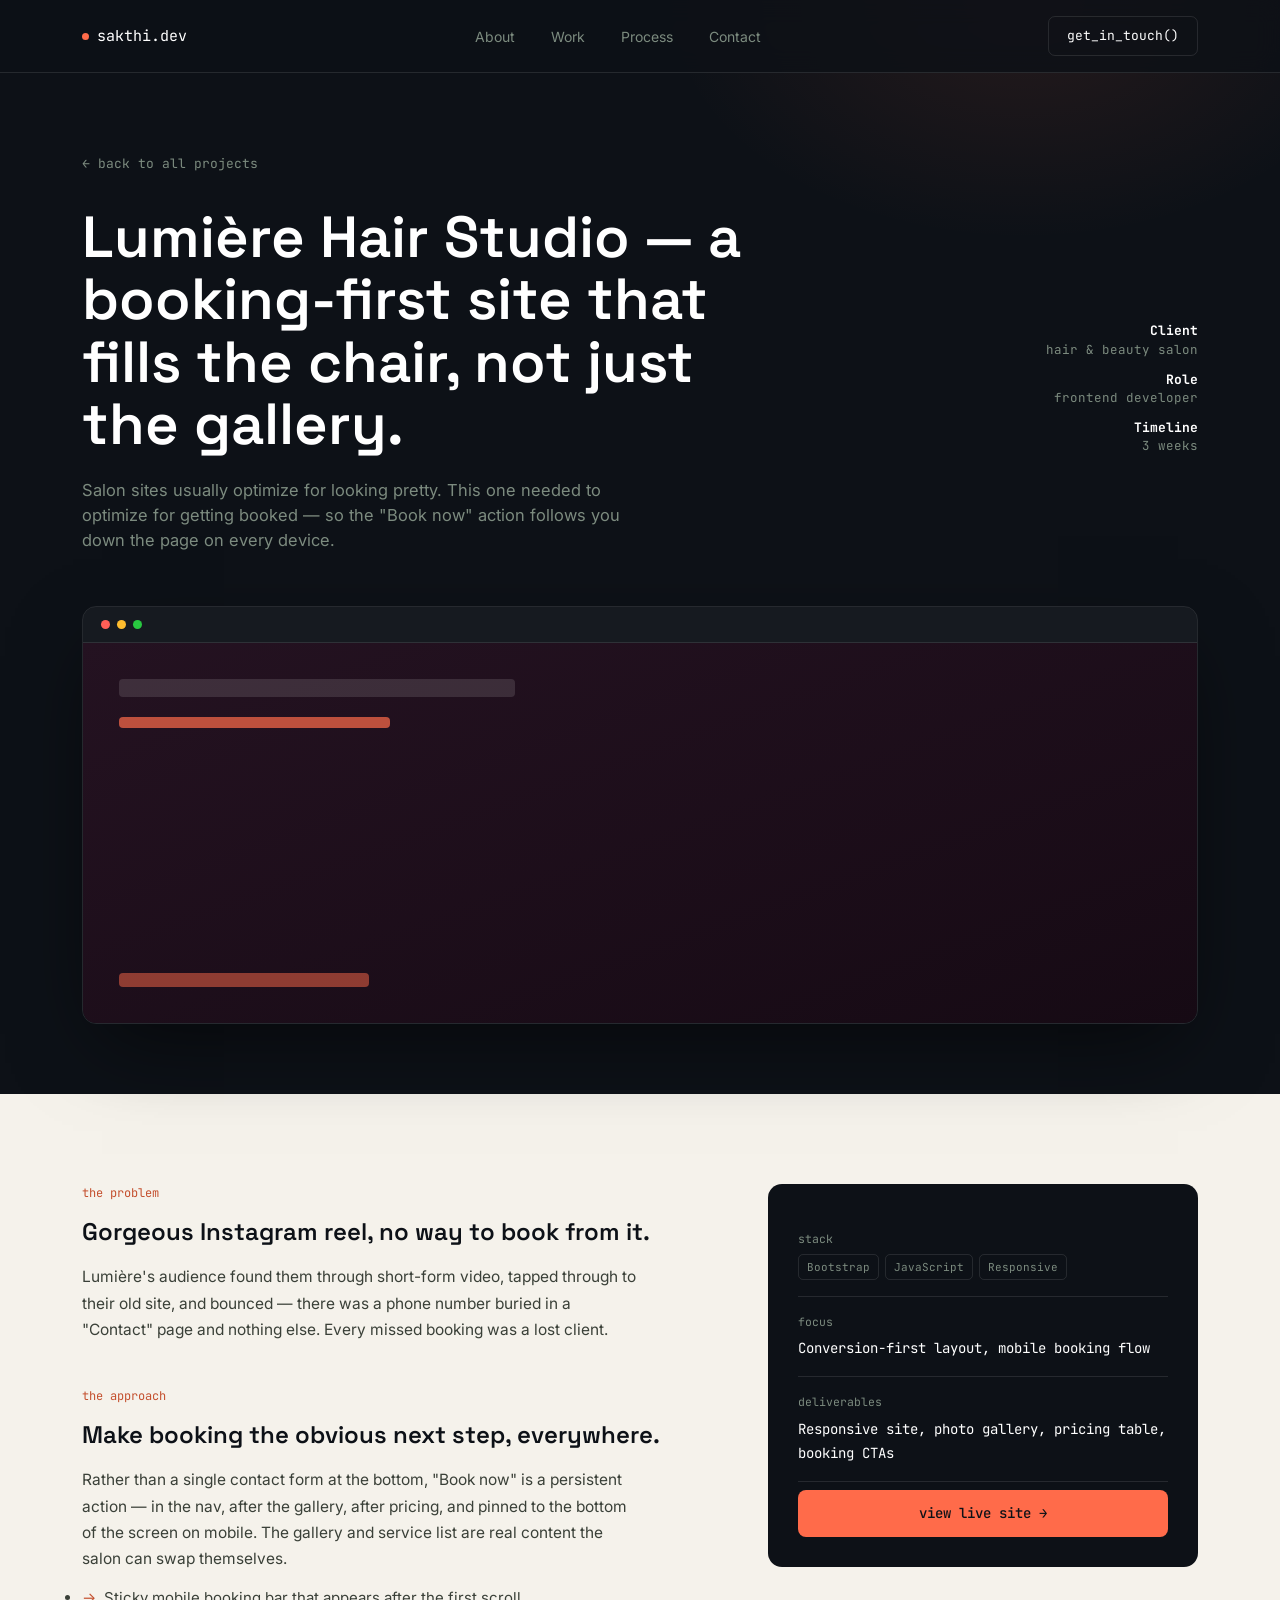
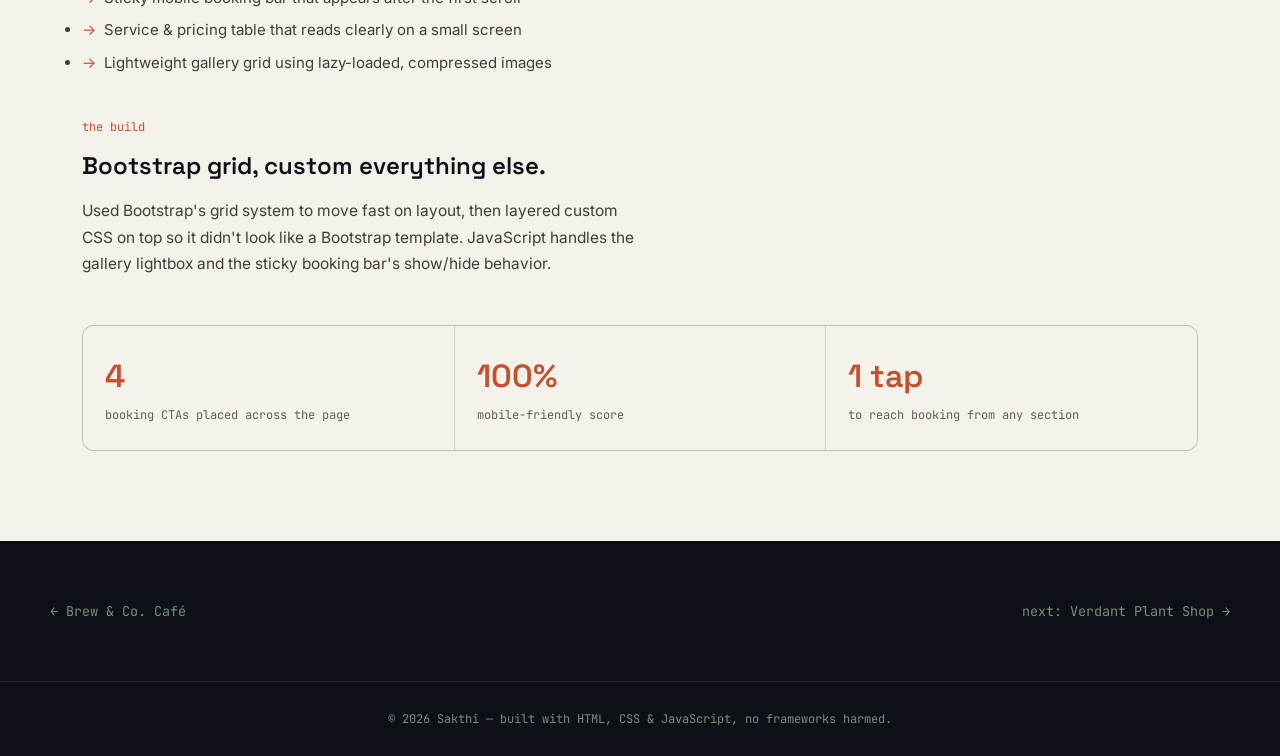
<file: project-salon.html>
<!DOCTYPE html>
<html lang="en">
<head>
<meta charset="UTF-8">
<meta name="viewport" content="width=device-width, initial-scale=1.0">
<title>Lumière Hair Studio — Case Study | Sakthi</title>
<link rel="preconnect" href="https://fonts.googleapis.com">
<link rel="preconnect" href="https://fonts.gstatic.com" crossorigin>
<link href="https://fonts.googleapis.com/css2?family=Space+Grotesk:wght@400;500;600;700&family=Inter:wght@400;500;600&family=JetBrains+Mono:wght@400;500&display=swap" rel="stylesheet">
<link rel="stylesheet" href="styles.css">
</head>
<body>

<nav>
  <div class="wrap">
    <a href="index.html" class="logo"><span class="dot"></span>sakthi.dev</a>
    <div class="nav-links">
      <a href="index.html#about">About</a>
      <a href="index.html#work">Work</a>
      <a href="index.html#process">Process</a>
      <a href="index.html#contact">Contact</a>
    </div>
    <a href="index.html#contact" class="nav-cta">get_in_touch()</a>
  </div>
</nav>

<section class="case-hero">
  <div class="wrap">
    <a href="index.html#work" class="back-link">← back to all projects</a>
    <div class="case-title-row">
      <h1>Lumière Hair Studio — a booking-first site that fills the chair, not just the gallery.</h1>
      <div class="case-meta">
        <span><strong>Client</strong>hair & beauty salon</span>
        <span><strong>Role</strong>frontend developer</span>
        <span><strong>Timeline</strong>3 weeks</span>
      </div>
    </div>
    <p class="sub">Salon sites usually optimize for looking pretty. This one needed to optimize for getting booked — so the "Book now" action follows you down the page on every device.</p>

    <div class="case-visual">
      <div class="mini-bar"><span></span><span></span><span></span></div>
      <div class="mock-frame" style="background:linear-gradient(160deg,#241221,#160A14);">
        <div class="mock-line" style="background:rgba(255,255,255,.12); width:38%; height:18px;"></div>
        <div class="mock-line" style="background:var(--coral); opacity:.7; width:26%; height:11px; margin-top:6px;"></div>
        <div style="display:flex; gap:10px; margin-top:10px; flex:1;">
          <div class="mock-line" style="background:rgba(255,255,255,.10); width:31%; height:100%;"></div>
          <div class="mock-line" style="background:rgba(255,255,255,.10); width:31%; height:100%;"></div>
          <div class="mock-line" style="background:rgba(255,255,255,.10); width:31%; height:100%;"></div>
        </div>
        <div class="mock-line" style="background:var(--coral); opacity:.5; width:24%; height:14px;"></div>
      </div>
    </div>
  </div>
</section>

<section class="case-body">
  <div class="wrap">
    <div class="case-grid">
      <div>
        <div class="case-block">
          <span class="tag">the problem</span>
          <h2>Gorgeous Instagram reel, no way to book from it.</h2>
          <p>Lumière's audience found them through short-form video, tapped through to their old site, and bounced — there was a phone number buried in a "Contact" page and nothing else. Every missed booking was a lost client.</p>
        </div>

        <div class="case-block">
          <span class="tag">the approach</span>
          <h2>Make booking the obvious next step, everywhere.</h2>
          <p>Rather than a single contact form at the bottom, "Book now" is a persistent action — in the nav, after the gallery, after pricing, and pinned to the bottom of the screen on mobile. The gallery and service list are real content the salon can swap themselves.</p>
          <ul>
            <li>Sticky mobile booking bar that appears after the first scroll</li>
            <li>Service & pricing table that reads clearly on a small screen</li>
            <li>Lightweight gallery grid using lazy-loaded, compressed images</li>
          </ul>
        </div>

        <div class="case-block">
          <span class="tag">the build</span>
          <h2>Bootstrap grid, custom everything else.</h2>
          <p>Used Bootstrap's grid system to move fast on layout, then layered custom CSS on top so it didn't look like a Bootstrap template. JavaScript handles the gallery lightbox and the sticky booking bar's show/hide behavior.</p>
        </div>
      </div>

      <aside class="case-side">
        <div class="case-side-row">
          <span class="label">stack</span>
          <div class="case-side-tags">
            <span>Bootstrap</span><span>JavaScript</span><span>Responsive</span>
          </div>
        </div>
        <div class="case-side-row">
          <span class="label">focus</span>
          <span class="value">Conversion-first layout, mobile booking flow</span>
        </div>
        <div class="case-side-row">
          <span class="label">deliverables</span>
          <span class="value">Responsive site, photo gallery, pricing table, booking CTAs</span>
        </div>
        <a href="#" class="btn-primary">view live site →</a>
      </aside>
    </div>

    <div class="case-results">
      <div class="case-result-stat">
        <div class="num">4</div>
        <div class="label">booking CTAs placed across the page</div>
      </div>
      <div class="case-result-stat">
        <div class="num">100%</div>
        <div class="label">mobile-friendly score</div>
      </div>
      <div class="case-result-stat">
        <div class="num">1 tap</div>
        <div class="label">to reach booking from any section</div>
      </div>
    </div>
  </div>
</section>

<div class="case-nav wrap" style="max-width:1180px; margin:0 auto;">
  <a href="project-cafe.html">← Brew & Co. Café</a>
  <a href="project-shop.html">next: Verdant Plant Shop →</a>
</div>

<footer>
  © 2026 Sakthi — built with HTML, CSS & JavaScript, no frameworks harmed.
</footer>

</body>
</html>
</file>
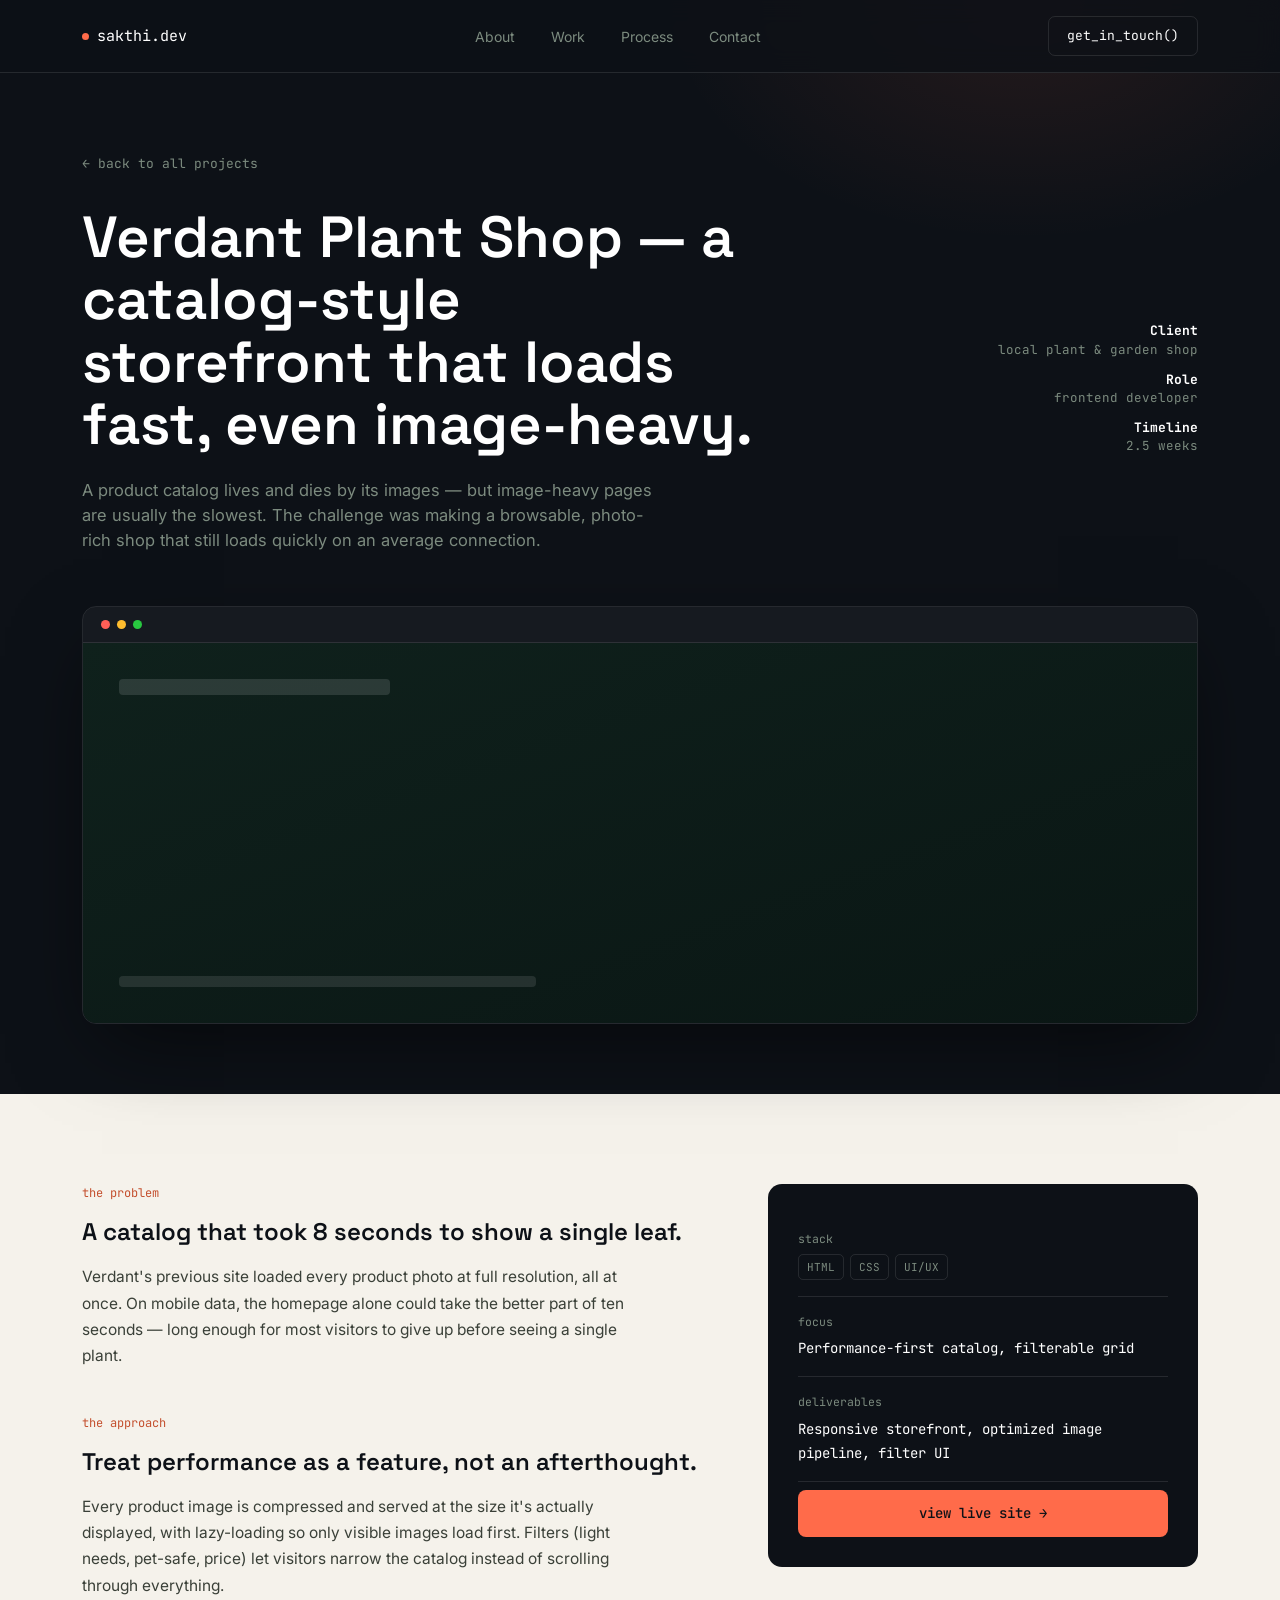
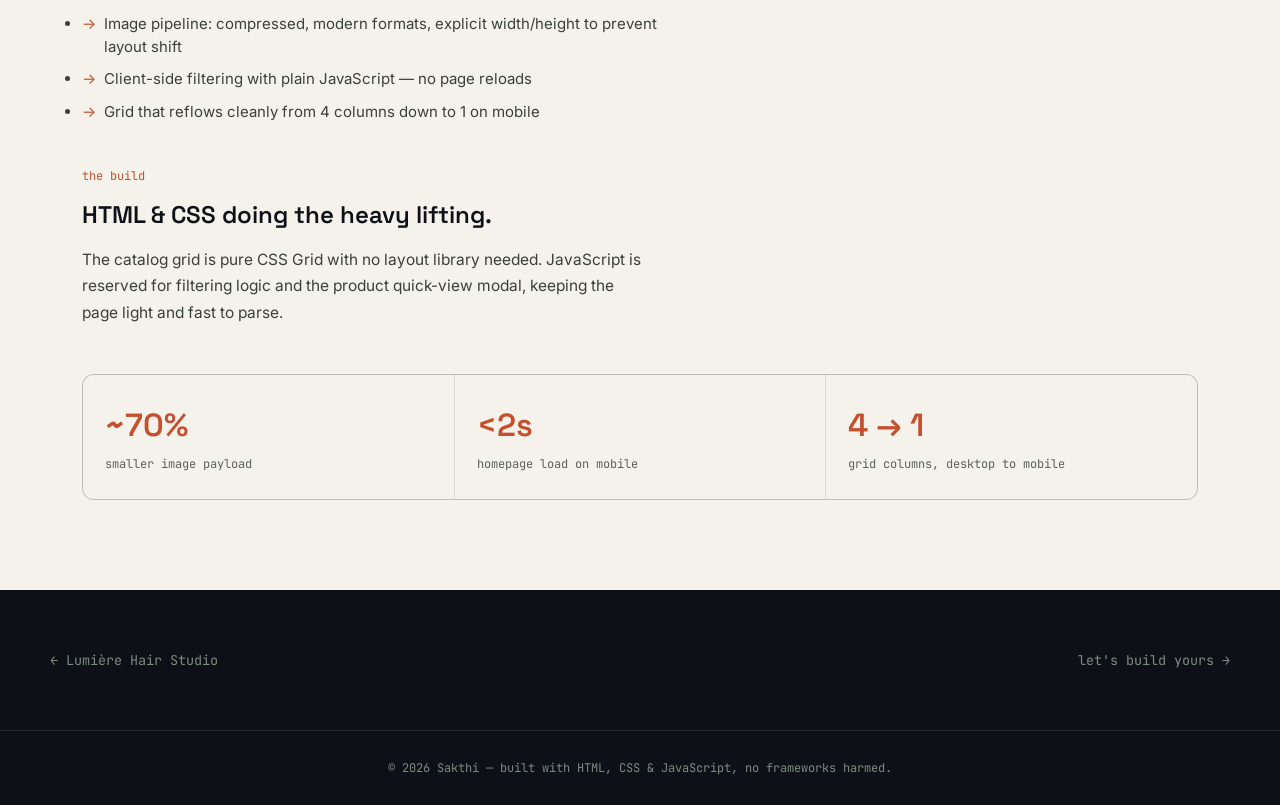
<file: project-shop.html>
<!DOCTYPE html>
<html lang="en">
<head>
<meta charset="UTF-8">
<meta name="viewport" content="width=device-width, initial-scale=1.0">
<title>Verdant Plant Shop — Case Study | Sakthi</title>
<link rel="preconnect" href="https://fonts.googleapis.com">
<link rel="preconnect" href="https://fonts.gstatic.com" crossorigin>
<link href="https://fonts.googleapis.com/css2?family=Space+Grotesk:wght@400;500;600;700&family=Inter:wght@400;500;600&family=JetBrains+Mono:wght@400;500&display=swap" rel="stylesheet">
<link rel="stylesheet" href="styles.css">
</head>
<body>

<nav>
  <div class="wrap">
    <a href="index.html" class="logo"><span class="dot"></span>sakthi.dev</a>
    <div class="nav-links">
      <a href="index.html#about">About</a>
      <a href="index.html#work">Work</a>
      <a href="index.html#process">Process</a>
      <a href="index.html#contact">Contact</a>
    </div>
    <a href="index.html#contact" class="nav-cta">get_in_touch()</a>
  </div>
</nav>

<section class="case-hero">
  <div class="wrap">
    <a href="index.html#work" class="back-link">← back to all projects</a>
    <div class="case-title-row">
      <h1>Verdant Plant Shop — a catalog-style storefront that loads fast, even image-heavy.</h1>
      <div class="case-meta">
        <span><strong>Client</strong>local plant & garden shop</span>
        <span><strong>Role</strong>frontend developer</span>
        <span><strong>Timeline</strong>2.5 weeks</span>
      </div>
    </div>
    <p class="sub">A product catalog lives and dies by its images — but image-heavy pages are usually the slowest. The challenge was making a browsable, photo-rich shop that still loads quickly on an average connection.</p>

    <div class="case-visual">
      <div class="mini-bar"><span></span><span></span><span></span></div>
      <div class="mock-frame" style="background:linear-gradient(160deg,#0F211C,#0A1614);">
        <div class="mock-line" style="background:rgba(255,255,255,.12); width:26%; height:16px;"></div>
        <div style="display:flex; gap:10px; margin-top:8px; flex:1;">
          <div class="mock-line" style="background:rgba(255,255,255,.10); width:23%; height:100%;"></div>
          <div class="mock-line" style="background:rgba(255,255,255,.10); width:23%; height:100%;"></div>
          <div class="mock-line" style="background:var(--coral); opacity:.5; width:23%; height:100%;"></div>
          <div class="mock-line" style="background:rgba(255,255,255,.10); width:23%; height:100%;"></div>
        </div>
        <div class="mock-line" style="background:rgba(255,255,255,.10); width:40%; height:11px;"></div>
      </div>
    </div>
  </div>
</section>

<section class="case-body">
  <div class="wrap">
    <div class="case-grid">
      <div>
        <div class="case-block">
          <span class="tag">the problem</span>
          <h2>A catalog that took 8 seconds to show a single leaf.</h2>
          <p>Verdant's previous site loaded every product photo at full resolution, all at once. On mobile data, the homepage alone could take the better part of ten seconds — long enough for most visitors to give up before seeing a single plant.</p>
        </div>

        <div class="case-block">
          <span class="tag">the approach</span>
          <h2>Treat performance as a feature, not an afterthought.</h2>
          <p>Every product image is compressed and served at the size it's actually displayed, with lazy-loading so only visible images load first. Filters (light needs, pet-safe, price) let visitors narrow the catalog instead of scrolling through everything.</p>
          <ul>
            <li>Image pipeline: compressed, modern formats, explicit width/height to prevent layout shift</li>
            <li>Client-side filtering with plain JavaScript — no page reloads</li>
            <li>Grid that reflows cleanly from 4 columns down to 1 on mobile</li>
          </ul>
        </div>

        <div class="case-block">
          <span class="tag">the build</span>
          <h2>HTML & CSS doing the heavy lifting.</h2>
          <p>The catalog grid is pure CSS Grid with no layout library needed. JavaScript is reserved for filtering logic and the product quick-view modal, keeping the page light and fast to parse.</p>
        </div>
      </div>

      <aside class="case-side">
        <div class="case-side-row">
          <span class="label">stack</span>
          <div class="case-side-tags">
            <span>HTML</span><span>CSS</span><span>UI/UX</span>
          </div>
        </div>
        <div class="case-side-row">
          <span class="label">focus</span>
          <span class="value">Performance-first catalog, filterable grid</span>
        </div>
        <div class="case-side-row">
          <span class="label">deliverables</span>
          <span class="value">Responsive storefront, optimized image pipeline, filter UI</span>
        </div>
        <a href="#" class="btn-primary">view live site →</a>
      </aside>
    </div>

    <div class="case-results">
      <div class="case-result-stat">
        <div class="num">~70%</div>
        <div class="label">smaller image payload</div>
      </div>
      <div class="case-result-stat">
        <div class="num">&lt;2s</div>
        <div class="label">homepage load on mobile</div>
      </div>
      <div class="case-result-stat">
        <div class="num">4 → 1</div>
        <div class="label">grid columns, desktop to mobile</div>
      </div>
    </div>
  </div>
</section>

<div class="case-nav wrap" style="max-width:1180px; margin:0 auto;">
  <a href="project-salon.html">← Lumière Hair Studio</a>
  <a href="index.html#contact">let's build yours →</a>
</div>

<footer>
  © 2026 Sakthi — built with HTML, CSS & JavaScript, no frameworks harmed.
</footer>

</body>
</html>
</file>
<file: styles.css>
:root{
  --ink:#0D1117;
  --ink-soft:#161B22;
  --paper:#F5F2EB;
  --paper-soft:#ECE7DA;
  --coral:#FF6B4A;
  --sage:#7C8B7F;
  --white:#FFFFFF;
  --border-dark:rgba(255,255,255,0.10);
  --border-light:rgba(13,17,23,0.12);
  --font-display:'Space Grotesk', sans-serif;
  --font-body:'Inter', sans-serif;
  --font-mono:'JetBrains Mono', monospace;
}

*{margin:0;padding:0;box-sizing:border-box;}
html{scroll-behavior:smooth;}
body{
  background:var(--ink);
  color:var(--white);
  font-family:var(--font-body);
  line-height:1.5;
  overflow-x:hidden;
}
a{color:inherit;text-decoration:none;}
img{max-width:100%;display:block;}

@media (prefers-reduced-motion: reduce){
  *{animation-duration:0.01ms !important; animation-iteration-count:1 !important; transition-duration:0.01ms !important; scroll-behavior:auto !important;}
}

:focus-visible{
  outline:2px solid var(--coral);
  outline-offset:3px;
}

.wrap{max-width:1180px;margin:0 auto;padding:0 32px;}

/* ---------- NAV ---------- */
nav{
  position:fixed; top:0; left:0; right:0; z-index:100;
  background:rgba(13,17,23,0.85);
  backdrop-filter:blur(12px);
  border-bottom:1px solid var(--border-dark);
}
nav .wrap{
  display:flex; align-items:center; justify-content:space-between;
  height:72px;
}
.logo{
  font-family:var(--font-mono);
  font-size:15px;
  color:var(--white);
  display:flex;align-items:center;gap:8px;
}
.logo .dot{width:7px;height:7px;border-radius:50%;background:var(--coral);display:inline-block;}
.nav-links{display:flex;gap:36px;font-size:14px;color:var(--sage);}
.nav-links a{transition:color .2s;}
.nav-links a:hover{color:var(--white);}
.nav-cta{
  font-family:var(--font-mono);
  font-size:13px;
  border:1px solid var(--border-dark);
  padding:9px 18px;
  border-radius:7px;
  transition:border-color .2s, background .2s;
}
.nav-cta:hover{border-color:var(--coral); background:rgba(255,107,74,0.08);}

@media (max-width:760px){
  .nav-links{display:none;}
}

/* ---------- HERO ---------- */
.hero{
  padding:160px 0 100px;
  position:relative;
}
.hero::before{
  content:'';
  position:absolute; inset:0;
  background:
    radial-gradient(ellipse 600px 400px at 80% 0%, rgba(255,107,74,0.10), transparent 60%);
  pointer-events:none;
}
.hero .wrap{position:relative;}
.eyebrow{
  font-family:var(--font-mono);
  font-size:13px;
  color:var(--coral);
  letter-spacing:0.02em;
  margin-bottom:20px;
  opacity:0;
  animation:fadeUp .6s ease forwards;
  animation-delay:.1s;
}
.hero h1{
  font-family:var(--font-display);
  font-weight:600;
  font-size:clamp(36px, 6vw, 68px);
  line-height:1.08;
  letter-spacing:-0.01em;
  max-width:820px;
  opacity:0;
  animation:fadeUp .7s ease forwards;
  animation-delay:.2s;
}
.hero h1 .accent{color:var(--coral); font-style:italic;}
.hero .sub{
  margin-top:24px;
  max-width:560px;
  font-size:17px;
  color:var(--sage);
  opacity:0;
  animation:fadeUp .7s ease forwards;
  animation-delay:.35s;
}
.hero-actions{
  margin-top:36px;
  display:flex;
  gap:16px;
  flex-wrap:wrap;
  opacity:0;
  animation:fadeUp .7s ease forwards;
  animation-delay:.45s;
}
.btn-primary{
  font-family:var(--font-mono);
  font-size:14px;
  background:var(--coral);
  color:var(--ink);
  padding:13px 26px;
  border-radius:8px;
  font-weight:500;
  transition:transform .2s, box-shadow .2s;
  display:inline-block;
  border:none;
  cursor:pointer;
}
.btn-primary:hover{transform:translateY(-2px); box-shadow:0 8px 24px rgba(255,107,74,0.3);}
.btn-ghost{
  font-family:var(--font-mono);
  font-size:14px;
  border:1px solid var(--border-dark);
  color:var(--white);
  padding:13px 26px;
  border-radius:8px;
  transition:border-color .2s;
  display:inline-block;
}
.btn-ghost:hover{border-color:var(--sage);}

@keyframes fadeUp{
  from{opacity:0; transform:translateY(14px);}
  to{opacity:1; transform:translateY(0);}
}

/* ---------- TERMINAL WINDOW (signature element) ---------- */
.terminal{
  margin-top:64px;
  background:var(--ink-soft);
  border:1px solid var(--border-dark);
  border-radius:12px;
  overflow:hidden;
  box-shadow:0 30px 80px -20px rgba(0,0,0,0.6);
  opacity:0;
  animation:fadeUp .8s ease forwards;
  animation-delay:.6s;
}
.terminal-bar{
  display:flex;
  align-items:center;
  justify-content:space-between;
  padding:13px 18px;
  background:rgba(255,255,255,0.03);
  border-bottom:1px solid var(--border-dark);
}
.terminal-dots{display:flex;gap:8px;}
.terminal-dots span{width:11px;height:11px;border-radius:50%;}
.terminal-dots span:nth-child(1){background:#FF5F57;}
.terminal-dots span:nth-child(2){background:#FEBC2E;}
.terminal-dots span:nth-child(3){background:#28C840;}
.terminal-path{
  font-family:var(--font-mono);
  font-size:12px;
  color:var(--sage);
}
.terminal-status{
  font-family:var(--font-mono);
  font-size:12px;
  color:var(--sage);
  display:flex;
  align-items:center;
  gap:6px;
}
.terminal-status .pulse{
  width:6px;height:6px;border-radius:50%;
  background:#28C840;
  animation:pulse 1.8s infinite;
}
@keyframes pulse{
  0%,100%{opacity:1;}
  50%{opacity:0.3;}
}
.terminal-body{
  padding:28px 32px 32px;
  font-family:var(--font-mono);
  font-size:13.5px;
  line-height:1.9;
}
.terminal-body .line{color:var(--sage);}
.terminal-body .key{color:#79C0FF;}
.terminal-body .str{color:#A5D6A7;}
.terminal-body .com{color:#6E7681;}
.terminal-body .punc{color:var(--white);}
.cursor-blink{
  display:inline-block;
  width:8px;height:16px;
  background:var(--coral);
  vertical-align:middle;
  margin-left:4px;
  animation:blink 1s step-end infinite;
}
@keyframes blink{50%{opacity:0;}}

/* ---------- SECTION SHARED ---------- */
section{padding:110px 0;}
.section-head{
  display:flex;
  align-items:baseline;
  justify-content:space-between;
  margin-bottom:56px;
  flex-wrap:wrap;
  gap:16px;
}
.section-tag{
  font-family:var(--font-mono);
  font-size:13px;
  color:var(--coral);
}
.section-title{
  font-family:var(--font-display);
  font-size:clamp(28px, 4vw, 40px);
  font-weight:600;
  margin-top:8px;
}
.section-note{
  font-family:var(--font-mono);
  font-size:12.5px;
  color:var(--sage);
  text-align:right;
}

/* ---------- ABOUT (paper panel) ---------- */
.about{
  background:var(--paper);
  color:var(--ink);
}
.about .section-tag{color:#C4502E;}
.about-grid{
  display:grid;
  grid-template-columns:1.1fr 0.9fr;
  gap:60px;
  align-items:start;
}
.about-lead{
  font-family:var(--font-display);
  font-size:clamp(22px, 2.6vw, 30px);
  font-weight:500;
  line-height:1.4;
  letter-spacing:-0.005em;
}
.about-lead .accent{color:#C4502E;}
.about-body{
  margin-top:24px;
  font-size:16px;
  color:#3A4038;
  max-width:520px;
}
.about-body p + p{margin-top:16px;}
.quote-block{
  margin-top:32px;
  border-left:3px solid #C4502E;
  padding-left:20px;
  font-family:var(--font-display);
  font-style:italic;
  font-size:18px;
  color:#1A1F19;
}
.stack-panel{
  background:var(--ink);
  color:var(--white);
  border-radius:12px;
  padding:28px;
  font-family:var(--font-mono);
}
.stack-panel-head{
  font-size:12px;
  color:var(--sage);
  margin-bottom:18px;
  display:flex;
  justify-content:space-between;
}
.skill-row{
  display:flex;
  justify-content:space-between;
  align-items:center;
  padding:11px 0;
  border-bottom:1px solid var(--border-dark);
  font-size:13.5px;
}
.skill-row:last-child{border-bottom:none;}
.skill-row .lvl{display:flex;gap:4px;}
.skill-row .lvl span{width:14px;height:6px;border-radius:2px;background:rgba(255,255,255,0.12);}
.skill-row .lvl span.fill{background:var(--coral);}

@media (max-width:840px){
  .about-grid{grid-template-columns:1fr; gap:40px;}
}

/* ---------- WORK / PROJECT CARDS ---------- */
.work{background:var(--ink);}
.project-grid{
  display:grid;
  grid-template-columns:repeat(3, 1fr);
  gap:28px;
}
.project-card{
  background:var(--ink-soft);
  border:1px solid var(--border-dark);
  border-radius:14px;
  overflow:hidden;
  display:flex;
  flex-direction:column;
  transition:transform .3s ease, border-color .3s ease, box-shadow .3s ease;
}
.project-card:hover{
  transform:translateY(-6px);
  border-color:rgba(255,107,74,0.35);
  box-shadow:0 24px 50px -16px rgba(0,0,0,0.55);
}
.project-preview{
  position:relative;
  aspect-ratio:4/3;
  overflow:hidden;
  border-bottom:1px solid var(--border-dark);
}
.project-preview .mini-bar{
  display:flex;
  align-items:center;
  gap:6px;
  padding:10px 12px;
  background:rgba(255,255,255,0.04);
  border-bottom:1px solid var(--border-dark);
}
.project-preview .mini-bar span{width:7px;height:7px;border-radius:50%;}
.project-preview .mini-bar span:nth-child(1){background:#FF5F57;}
.project-preview .mini-bar span:nth-child(2){background:#FEBC2E;}
.project-preview .mini-bar span:nth-child(3){background:#28C840;}
.project-preview .mock{
  position:relative;
  height:100%;
  display:flex;
  align-items:center;
  justify-content:center;
  padding:18px;
}
.project-preview .mock-frame{
  width:100%;
  height:100%;
  border-radius:6px;
  position:relative;
  overflow:hidden;
  display:flex;
  flex-direction:column;
  gap:8px;
  padding:14px;
}
.mock-frame .mock-line{border-radius:3px;}
.mock-frame.cafe{background:linear-gradient(160deg,#2B1A12,#1A0F0A);}
.mock-frame.salon{background:linear-gradient(160deg,#241221,#160A14);}
.mock-frame.shop{background:linear-gradient(160deg,#0F211C,#0A1614);}
.mock-frame.gym {
  background: linear-gradient(160deg, #1a1c1e, #0f1011);
  border-left: 3px solid var(--coral);
}
.mock-frame .mock-line.dark{background:rgba(255,255,255,0.10);}
.mock-frame .mock-line.accent{background:var(--coral); opacity:.7;}

.project-view-tag{
  position:absolute;
  top:14px; right:14px;
  font-family:var(--font-mono);
  font-size:11px;
  color:var(--white);
  background:rgba(13,17,23,0.7);
  border:1px solid var(--border-dark);
  padding:5px 10px;
  border-radius:20px;
  opacity:0;
  transform:translateY(-4px);
  transition:opacity .25s, transform .25s;
}
.project-card:hover .project-view-tag{opacity:1; transform:translateY(0);}

.project-info{
  padding:22px 24px 26px;
  display:flex;
  flex-direction:column;
  flex:1;
}
.project-info .project-num{
  font-family:var(--font-mono);
  font-size:12px;
  color:var(--sage);
  margin-bottom:10px;
}
.project-info .project-name{
  font-family:var(--font-display);
  font-size:21px;
  font-weight:600;
  margin-bottom:8px;
}
.project-info .project-desc{
  font-size:13.5px;
  color:var(--sage);
  line-height:1.55;
  flex:1;
}
.project-tags{
  display:flex;
  gap:7px;
  flex-wrap:wrap;
  margin-top:16px;
}
.tag-chip{
  font-family:var(--font-mono);
  font-size:11px;
  color:var(--sage);
  border:1px solid var(--border-dark);
  padding:5px 9px;
  border-radius:5px;
  white-space:nowrap;
}
.project-link-row{
  margin-top:18px;
  display:flex;
  align-items:center;
  justify-content:space-between;
  font-family:var(--font-mono);
  font-size:12.5px;
  color:var(--white);
}
.project-link-row .arrow{
  color:var(--coral);
  transition:transform .25s;
  display:inline-block;
}
.project-card:hover .project-link-row .arrow{transform:translateX(4px);}

.project-card.add-yours{
  display:flex;
  align-items:center;
  justify-content:center;
  text-align:center;
  border-style:dashed;
  opacity:.6;
  min-height:340px;
}
.project-card.add-yours:hover{transform:none; box-shadow:none;}
.project-card.add-yours p{
  font-size:13px;
  color:var(--sage);
  max-width:220px;
  margin-top:10px;
}
.project-card.add-yours .plus{
  font-family:var(--font-display);
  font-size:28px;
  color:var(--sage);
}

@media (max-width:980px){
  .project-grid{grid-template-columns:1fr 1fr;}
}
@media (max-width:680px){
  .project-grid{grid-template-columns:1fr;}
}

/* ---------- PROCESS ---------- */
.process{background:var(--paper); color:var(--ink);}
.process .section-tag{color:#C4502E;}
.process-grid{
  display:grid;
  grid-template-columns:repeat(4, 1fr);
  gap:1px;
  background:var(--border-light);
  border:1px solid var(--border-light);
  border-radius:12px;
  overflow:hidden;
}
.process-step{
  background:var(--paper);
  padding:32px 26px;
}
.process-step .step-tag{
  font-family:var(--font-mono);
  font-size:12px;
  color:#C4502E;
  margin-bottom:18px;
}
.process-step h3{
  font-family:var(--font-display);
  font-size:18px;
  font-weight:600;
  margin-bottom:10px;
}
.process-step p{
  font-size:13.5px;
  color:#5B6258;
  line-height:1.6;
}
@media (max-width:900px){
  .process-grid{grid-template-columns:1fr 1fr;}
}
@media (max-width:560px){
  .process-grid{grid-template-columns:1fr;}
}

/* ---------- CONTACT ---------- */
.contact{
  background:var(--ink);
  text-align:center;
  position:relative;
}
.contact::before{
  content:'';
  position:absolute; inset:0;
  background:radial-gradient(ellipse 700px 350px at 50% 50%, rgba(255,107,74,0.08), transparent 65%);
  pointer-events:none;
}
.contact .wrap{position:relative;}
.contact .section-tag{display:block;}
.contact h2{
  font-family:var(--font-display);
  font-size:clamp(32px, 6vw, 60px);
  font-weight:600;
  margin-top:14px;
  line-height:1.1;
}
.contact h2 .accent{color:var(--coral); font-style:italic;}
.contact p{
  margin-top:18px;
  color:var(--sage);
  font-size:16px;
  max-width:480px;
  margin-inline:auto;
}
.contact-actions{
  margin-top:40px;
  display:flex;
  gap:16px;
  justify-content:center;
  flex-wrap:wrap;
}
.contact-links{
  margin-top:56px;
  display:flex;
  gap:28px;
  justify-content:center;
  font-family:var(--font-mono);
  font-size:13px;
  color:var(--sage);
}
.contact-links a{transition:color .2s;}
.contact-links a:hover{color:var(--white);}

footer{
  border-top:1px solid var(--border-dark);
  padding:28px 0;
  font-family:var(--font-mono);
  font-size:12px;
  color:var(--sage);
  text-align:center;
}

/* scroll reveal */
.reveal{
  opacity:0;
  transform:translateY(24px);
  transition:opacity .7s ease, transform .7s ease;
}
.reveal.is-visible{opacity:1; transform:translateY(0);}

/* ---------- CASE STUDY PAGE ---------- */
.case-hero{
  padding:150px 0 70px;
  position:relative;
}
.case-hero::before{
  content:'';
  position:absolute; inset:0;
  background:radial-gradient(ellipse 600px 400px at 80% 0%, rgba(255,107,74,0.10), transparent 60%);
  pointer-events:none;
}
.case-hero .wrap{position:relative;}
.back-link{
  font-family:var(--font-mono);
  font-size:13px;
  color:var(--sage);
  display:inline-flex;
  align-items:center;
  gap:8px;
  margin-bottom:32px;
  transition:color .2s;
}
.back-link:hover{color:var(--white);}
.case-title-row{
  display:flex;
  justify-content:space-between;
  align-items:flex-end;
  flex-wrap:wrap;
  gap:24px;
}
.case-hero h1{
  font-family:var(--font-display);
  font-size:clamp(34px, 5.5vw, 58px);
  font-weight:600;
  line-height:1.08;
  max-width:680px;
}
.case-meta{
  display:flex;
  flex-direction:column;
  gap:10px;
  font-family:var(--font-mono);
  font-size:12.5px;
  color:var(--sage);
  text-align:right;
}
.case-meta strong{color:var(--white); display:block; font-size:13px;}
.case-hero .sub{
  margin-top:22px;
  max-width:580px;
  color:var(--sage);
  font-size:16.5px;
}

.case-visual{
  margin-top:54px;
  border-radius:14px;
  overflow:hidden;
  border:1px solid var(--border-dark);
  box-shadow:0 30px 80px -20px rgba(0,0,0,0.6);
}
.case-visual .mini-bar{
  display:flex;
  align-items:center;
  gap:7px;
  padding:13px 18px;
  background:rgba(255,255,255,0.04);
  border-bottom:1px solid var(--border-dark);
}
.case-visual .mini-bar span{width:9px;height:9px;border-radius:50%;}
.case-visual .mini-bar span:nth-child(1){background:#FF5F57;}
.case-visual .mini-bar span:nth-child(2){background:#FEBC2E;}
.case-visual .mini-bar span:nth-child(3){background:#28C840;}
.case-visual .mock-frame{
  min-height:380px;
  padding:36px;
  display:flex;
  flex-direction:column;
  gap:14px;
}
.case-visual .mock-line{border-radius:4px;}

.case-body{
  padding:90px 0;
  background:var(--paper);
  color:var(--ink);
}
.case-grid{
  display:grid;
  grid-template-columns:1.3fr 0.9fr;
  gap:64px;
}
.case-block + .case-block{margin-top:44px;}
.case-block .tag{
  font-family:var(--font-mono);
  font-size:12px;
  color:#C4502E;
  margin-bottom:12px;
  display:block;
}
.case-block h2{
  font-family:var(--font-display);
  font-size:24px;
  font-weight:600;
  margin-bottom:14px;
}
.case-block p{
  font-size:15.5px;
  color:#3A4038;
  line-height:1.7;
  max-width:560px;
}
.case-block p + p{margin-top:14px;}
.case-block ul{
  margin-top:14px;
  display:flex;
  flex-direction:column;
  gap:10px;
}
.case-block ul li{
  font-size:15px;
  color:#3A4038;
  padding-left:22px;
  position:relative;
  line-height:1.5;
}
.case-block ul li::before{
  content:'→';
  position:absolute; left:0;
  color:#C4502E;
}

.case-side{
  background:var(--ink);
  color:var(--white);
  border-radius:14px;
  padding:30px;
  font-family:var(--font-mono);
  align-self:start;
  position:sticky;
  top:100px;
}
.case-side-row{
  padding:16px 0;
  border-bottom:1px solid var(--border-dark);
}
.case-side-row:last-child{border-bottom:none;}
.case-side-row .label{font-size:11.5px; color:var(--sage); margin-bottom:6px; display:block;}
.case-side-row .value{font-size:14px; color:var(--white);}
.case-side-tags{display:flex; gap:6px; flex-wrap:wrap; margin-top:6px;}
.case-side-tags span{
  font-size:11px; border:1px solid var(--border-dark); padding:4px 8px; border-radius:5px; color:var(--sage);
}
.case-side .btn-primary{
  width:100%;
  text-align:center;
  margin-top:8px;
}

.case-results{
  display:grid;
  grid-template-columns:repeat(3,1fr);
  gap:1px;
  background:var(--border-light);
  border:1px solid var(--border-light);
  border-radius:12px;
  overflow:hidden;
  margin-top:48px;
}
.case-result-stat{
  background:var(--paper);
  padding:26px 22px;
}
.case-result-stat .num{
  font-family:var(--font-display);
  font-size:32px;
  font-weight:600;
  color:#C4502E;
}
.case-result-stat .label{
  font-family:var(--font-mono);
  font-size:12px;
  color:#5B6258;
  margin-top:6px;
}

.case-nav{
  background:var(--ink);
  padding:60px 0;
  display:flex;
  justify-content:space-between;
  align-items:center;
  flex-wrap:wrap;
  gap:20px;
}
.case-nav a{
  font-family:var(--font-mono);
  font-size:13.5px;
  color:var(--sage);
  transition:color .2s;
}
.case-nav a:hover{color:var(--white);}

@media (max-width:900px){
  .case-grid{grid-template-columns:1fr;}
  .case-side{position:static;}
  .case-results{grid-template-columns:1fr;}
}
</file>
